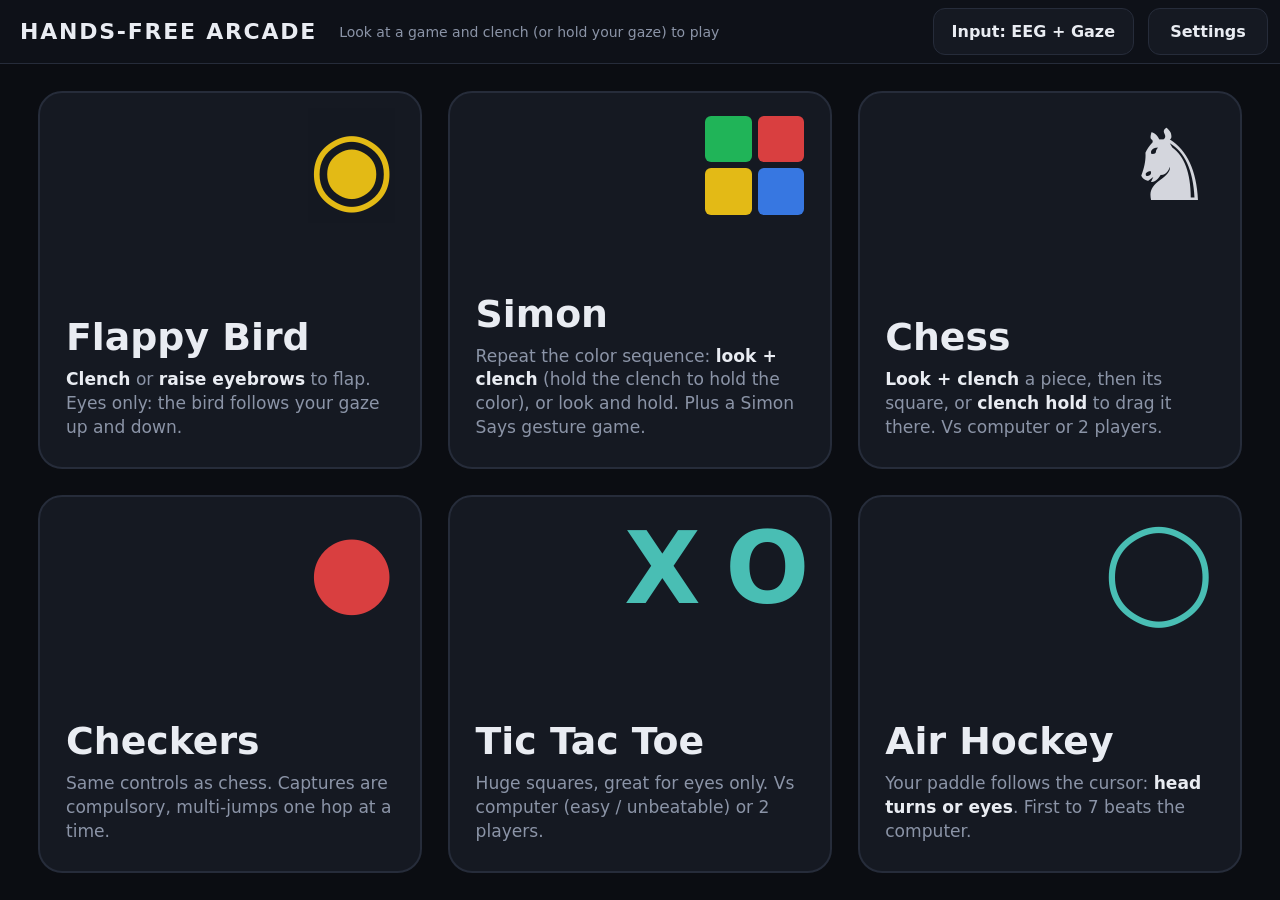
<file: games/index.html>
<!doctype html>
<html lang="en">
<head>
  <meta charset="utf-8">
  <meta name="viewport" content="width=device-width, initial-scale=1">
  <title>Hands-free Arcade (ANT Neuro eego + eye tracking)</title>
  <link rel="stylesheet" href="shared/hf.css">
  <style>
    .hub { position: fixed; inset: var(--topbar) 0 0 0; display: grid; grid-template: 1fr 1fr / repeat(3, 1fr); gap: 2vw; padding: 3vh 3vw; }
    .game {
      position: relative; overflow: hidden; text-align: left; border-radius: 24px;
      display: flex; flex-direction: column; justify-content: flex-end; gap: 1vh; padding: 3vh 2vw;
      background: var(--panel); border: 2px solid var(--line); transition: border-color .15s, transform .15s;
    }
    .game:hover { border-color: var(--accent); transform: translateY(-3px); }
    .game .art { position: absolute; top: 2.5vh; right: 2vw; font-size: clamp(48px, 11vh, 120px); line-height: 1; opacity: .9; }
    .game h2 { margin: 0; font-size: clamp(24px, 4.2vh, 44px); }
    .game p { margin: 0; color: var(--muted); font-size: clamp(13px, 1.9vh, 19px); line-height: 1.4; }
    .game b { color: var(--text); }
    .art.simon { display: grid; grid-template: 1fr 1fr / 1fr 1fr; gap: 6px; width: 1em; height: 1em; }
    .art.simon i { border-radius: 6px; }
    .art.ttt { font-weight: 900; color: var(--accent); letter-spacing: -.05em; }
    #settings { align-items: center; justify-content: center; }
    .settings-panel { width: min(620px, 92vw); display: grid; gap: 14px; padding: 28px 32px; border-radius: 20px; background: var(--panel); border: 1px solid var(--line); }
    .settings-panel h2 { margin: 0; font-size: 26px; }
    .settings-panel label { display: grid; gap: 6px; font-size: 15px; }
    .settings-panel label.check { display: flex; gap: 10px; align-items: center; }
    .settings-panel output { color: var(--accent); margin-left: 6px; }
    .settings-panel input[type=range] { width: 100%; accent-color: var(--accent); }
    .settings-panel .note { margin: 0; color: var(--muted); font-size: 13px; line-height: 1.5; }
    .row { display: flex; justify-content: space-between; }
    .primary { background: var(--accent); color: #041311; border-color: var(--accent); }
  </style>
</head>
<body>

<main class="hub">
  <button class="game" data-dwell="ui" data-href="flappy/">
    <span class="art" style="color:#facc15">&#9673;</span>
    <h2>Flappy Bird</h2>
    <p><b>Clench</b> or <b>raise eyebrows</b> to flap. Eyes only: the bird follows your gaze up and down.</p>
  </button>
  <button class="game" data-dwell="ui" data-href="simon/">
    <span class="art simon"><i style="background:#22c55e"></i><i style="background:#ef4444"></i><i style="background:#facc15"></i><i style="background:#3b82f6"></i></span>
    <h2>Simon</h2>
    <p>Repeat the color sequence: <b>look + clench</b> (hold the clench to hold the color), or look and hold. Plus a Simon Says gesture game.</p>
  </button>
  <button class="game" data-dwell="ui" data-href="chess/">
    <span class="art">&#9822;</span>
    <h2>Chess</h2>
    <p><b>Look + clench</b> a piece, then its square, or <b>clench hold</b> to drag it there. Vs computer or 2 players.</p>
  </button>
  <button class="game" data-dwell="ui" data-href="checkers/">
    <span class="art" style="color:#ef4444">&#9679;</span>
    <h2>Checkers</h2>
    <p>Same controls as chess. Captures are compulsory, multi-jumps one hop at a time.</p>
  </button>
  <button class="game" data-dwell="ui" data-href="tictactoe/">
    <span class="art ttt">X O</span>
    <h2>Tic Tac Toe</h2>
    <p>Huge squares, great for eyes only. Vs computer (easy / unbeatable) or 2 players.</p>
  </button>
  <button class="game" data-dwell="ui" data-href="airhockey/">
    <span class="art" style="color:#4fd1c5">&#9711;</span>
    <h2>Air Hockey</h2>
    <p>Your paddle follows the cursor: <b>head turns or eyes</b>. First to 7 beats the computer.</p>
  </button>
</main>

<div id="settings" class="hf-overlay">
  <div class="settings-panel">
    <h2>Settings</h2>
    <label>Eyes only: hold time on a game target <output data-for="dwellMs"></output>
      <input type="range" name="dwellMs" min="400" max="2500" step="100"></label>
    <label>Hold time on buttons and menus <output data-for="menuDwellMs"></output>
      <input type="range" name="menuDwellMs" min="800" max="3000" step="100"></label>
    <label class="check"><input type="checkbox" name="menuDwell"> Look-and-hold selects buttons in EEG mode too</label>
    <label class="check"><input type="checkbox" name="sound"> Sound</label>
    <label class="check"><input type="checkbox" name="showLog"> Show detected inputs (bottom left)</label>
    <p class="note">Input mode (top bar) applies to every game: <b>EEG + Gaze</b> uses clench / blink / eyebrow
      gestures, <b>Eyes only</b> ignores them and selects by looking and holding.
      Simon keeps its own settings on its menu screen.</p>
    <div class="row">
      <button class="hf-btn" id="reset-best">Reset best scores</button>
      <button class="hf-btn primary" id="close-settings">Done</button>
    </div>
  </div>
</div>

<script src="shared/hf.js"></script>
<script>
  const bar = HF.topbar({ title: "HANDS-FREE ARCADE", arcade: false,
    hint: "Look at a game and clench (or hold your gaze) to play" });
  document.querySelectorAll("[data-href]").forEach((b) =>
    b.addEventListener("click", () => { location.href = b.dataset.href; }));

  const settingsBtn = document.createElement("button");
  settingsBtn.className = "hf-btn";
  settingsBtn.textContent = "Settings";
  document.querySelector(".hf-topbar").appendChild(settingsBtn);

  const panel = document.querySelector(".settings-panel");
  const fmt = (n, v) => (n.endsWith("Ms") ? `${(v / 1000).toFixed(1)} s` : v);
  function load() {
    for (const el of panel.querySelectorAll("[name]")) {
      if (el.type === "checkbox") el.checked = !!HF.settings[el.name];
      else el.value = HF.settings[el.name];
      const out = panel.querySelector(`output[data-for="${el.name}"]`);
      if (out) out.textContent = fmt(el.name, HF.settings[el.name]);
    }
  }
  panel.addEventListener("input", (e) => {
    const el = e.target;
    HF.settings[el.name] = el.type === "checkbox" ? el.checked : +el.value;
    HF.saveSettings();
    load();
  });
  settingsBtn.addEventListener("click", () => { load(); document.getElementById("settings").classList.add("open"); });
  document.getElementById("close-settings").addEventListener("click", () =>
    document.getElementById("settings").classList.remove("open"));
  document.getElementById("reset-best").addEventListener("click", () => { HF.resetBest(); });
</script>
</body>
</html>
</file>
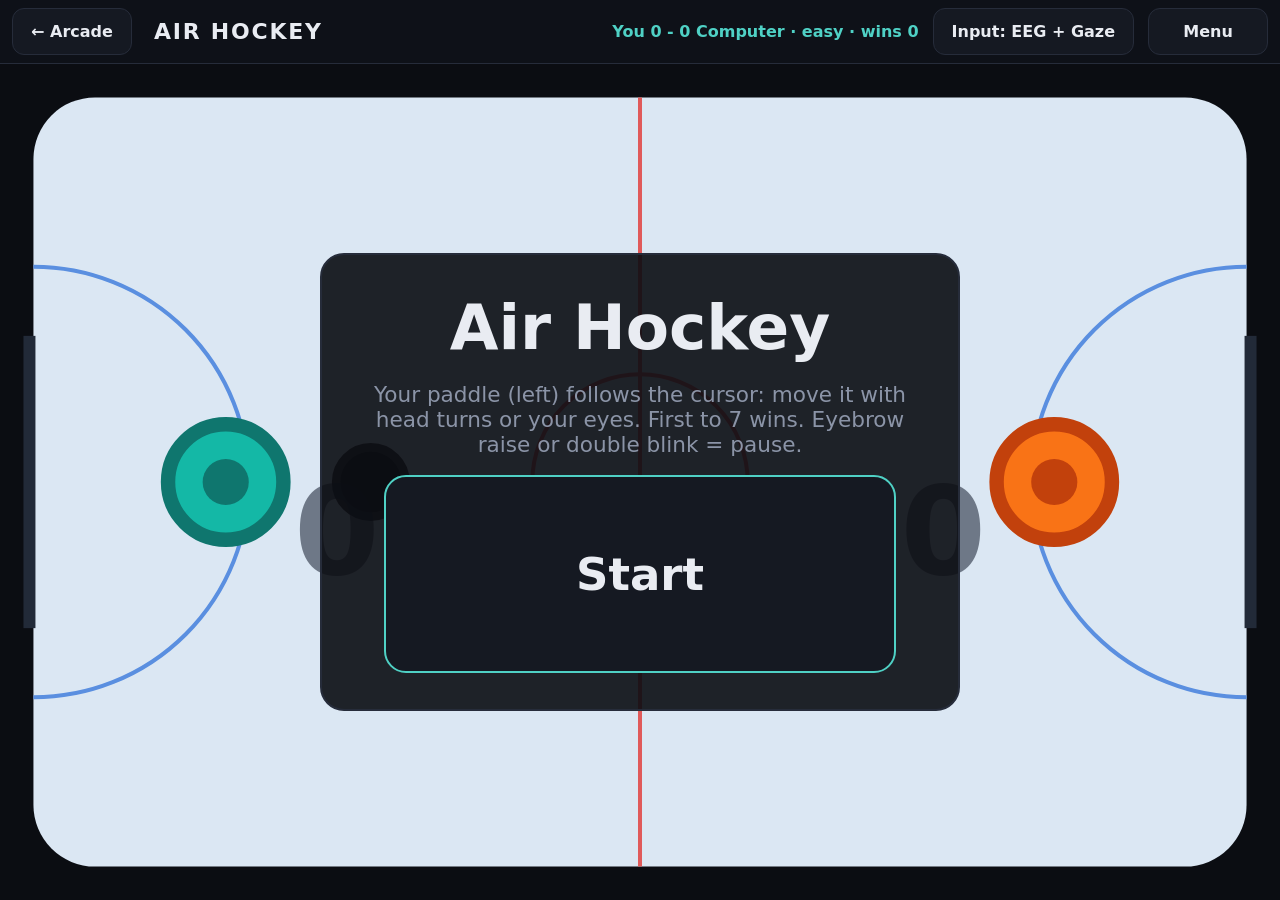
<file: games/airhockey/index.html>
<!doctype html>
<html lang="en">
<head>
  <meta charset="utf-8">
  <meta name="viewport" content="width=device-width, initial-scale=1">
  <title>Air Hockey - Hands-free Arcade</title>
  <link rel="stylesheet" href="../shared/hf.css">
  <style>
    canvas { display: block; width: 100%; height: 100%; cursor: none; }
    .panel {
      position: absolute; left: 50%; top: 50%; transform: translate(-50%, -50%);
      display: none; flex-direction: column; align-items: center; gap: 2vh; text-align: center;
      padding: 4vh 4vw; border-radius: 24px; background: rgba(11, 13, 18, .9); border: 2px solid var(--line);
    }
    .panel.open { display: flex; }
    .panel h2 { margin: 0; font-size: clamp(30px, 7vh, 72px); }
    .panel p { margin: 0; color: var(--muted); font-size: clamp(15px, 2.4vh, 24px); max-width: 50vw; }
    .panel .go { width: min(40vw, 520px); height: 22vh; border-radius: 22px; font-size: clamp(26px, 5vh, 52px); font-weight: 800;
      background: var(--panel); border: 2px solid var(--accent); overflow: hidden; cursor: pointer; }
  </style>
</head>
<body>
<div class="hf-page">
  <canvas id="c"></canvas>
  <div class="panel open" id="panel">
    <h2 id="panel-title">Air Hockey</h2>
    <p id="panel-text">Your paddle (left) follows the cursor: move it with head turns or your eyes. First to 7 wins.
      Eyebrow raise or double blink = pause.</p>
    <button class="go" id="go" data-dwell="ui">Start</button>
  </div>
</div>

<script src="../shared/hf.js"></script>
<script>
(() => {
  const cv = document.getElementById("c"), ctx = cv.getContext("2d");
  const page = document.querySelector(".hf-page");
  const bar = HF.topbar({ title: "AIR HOCKEY", onMenu: () => pause() });
  const WIN = 7;
  const LEVELS = { easy: 0.85, normal: 1.35, hard: 1.9 };   // computer paddle speed, rink heights per second
  let level = localStorage.getItem("airhockey.level") || "easy";

  let W, H, rink, u;
  function resize() {
    const dpr = window.devicePixelRatio || 1;
    W = page.clientWidth; H = page.clientHeight;
    cv.width = W * dpr; cv.height = H * dpr;
    ctx.setTransform(dpr, 0, 0, dpr, 0, 0);
    const m = Math.min(W, H) * 0.04;
    rink = { x: m, y: m, w: W - 2 * m, h: H - 2 * m };
    u = rink.h;
  }
  addEventListener("resize", resize);
  resize();

  const RP = 0.075, RK = 0.045, GOAL = 0.38;   // paddle radius, puck radius, goal opening (fractions of rink height)
  const you = { x: 0, y: 0, vx: 0, vy: 0 }, cpu = { x: 0, y: 0, vx: 0, vy: 0 }, puck = { x: 0, y: 0, vx: 0, vy: 0 };
  const g = { phase: "ready", you: 0, cpu: 0, freeze: 0 };

  // positions in units of rink height, origin at rink top-left; rink width in units = A
  const A = () => rink.w / rink.h;

  function faceoff(towards) {
    puck.x = A() / 2 + (towards === "you" ? -0.35 : 0.35);
    puck.y = 0.5;
    puck.vx = puck.vy = 0;
    g.freeze = 0.8;
  }

  function start() {
    g.you = g.cpu = 0;
    you.x = 0.25; you.y = 0.5;
    cpu.x = A() - 0.25; cpu.y = 0.5;
    faceoff(Math.random() < 0.5 ? "you" : "cpu");
    g.phase = "play";
    panel(false);
  }

  function panel(open, title, text, btn) {
    document.getElementById("panel").classList.toggle("open", open);
    if (title) document.getElementById("panel-title").textContent = title;
    if (text) document.getElementById("panel-text").textContent = text;
    if (btn) document.getElementById("go").textContent = btn;
  }
  document.getElementById("go").addEventListener("click", start);

  function pause() {
    if (g.phase !== "play") return;
    g.phase = "paused";
    HF.openMenu({ title: "Paused", sub: `${g.you} - ${g.cpu} · eyebrow raise or Esc to resume`, items: [
      { label: "Resume", fn: resume },
      { label: "Restart", fn: start },
      { label: `Computer: ${level} (change)`, fn: () => { level = { easy: "normal", normal: "hard", hard: "easy" }[level]; localStorage.setItem("airhockey.level", level); start(); } },
      { label: "Main arcade", fn: HF.goArcade },
    ], onClose: resume });
  }
  function resume() { if (g.phase === "paused") { g.phase = "play"; last = performance.now(); } }

  HF.on((name) => {
    if (name === "eyebrow_raise" || name === "double_blink" || name === "escape") pause();
  });

  // ---------------------------------------------------------------- physics
  function movePaddle(p, tx, ty, maxV, dt, minX, maxX) {
    tx = Math.min(maxX, Math.max(minX, tx));
    ty = Math.min(1 - RP, Math.max(RP, ty));
    let dx = tx - p.x, dy = ty - p.y;
    const dist = Math.hypot(dx, dy), maxStep = maxV * dt;
    if (dist > maxStep) { dx *= maxStep / dist; dy *= maxStep / dist; }
    p.vx = dx / dt; p.vy = dy / dt;
    p.x += dx; p.y += dy;
  }

  function collide(p) {
    const dx = puck.x - p.x, dy = puck.y - p.y, d = Math.hypot(dx, dy), min = RP + RK;
    if (d >= min || d === 0) return;
    const nx = dx / d, ny = dy / d;
    puck.x = p.x + nx * min; puck.y = p.y + ny * min;
    const vn = (puck.vx - p.vx) * nx + (puck.vy - p.vy) * ny;
    if (vn < 0) {
      puck.vx -= 1.9 * vn * nx;
      puck.vy -= 1.9 * vn * ny;
      HF.tone(240 + Math.min(400, Math.abs(vn) * 120), 40, "square", 0.06);
    }
  }

  function goal(scorer) {
    g[scorer]++;
    scorer === "you" ? HF.sfx.good() : HF.sfx.bad();
    if (g.you >= WIN || g.cpu >= WIN) {
      g.phase = "over";
      const won = g.you > g.cpu;
      if (won) HF.recordBest("airhockey", HF.best("airhockey") + 1);
      if (won) HF.sfx.win();
      panel(true, won ? "You win!" : "Computer wins", `${g.you} - ${g.cpu}`, "Play again");
      return;
    }
    faceoff(scorer === "you" ? "cpu" : "you");
  }

  function step(dt) {
    const a = A(), mid = a / 2;
    const mx = (HF.mouse.x - rink.x) / u, my = (HF.mouse.y - rink.y) / u;
    movePaddle(you, mx, my, 3.0, dt, RP, mid - RP);

    // computer: attack the puck in its half, otherwise guard its goal
    const cpuV = LEVELS[level];
    let tx, ty;
    if (puck.x > mid || puck.vx > 0.3) {
      tx = puck.x + RK * 0.8; ty = puck.y;
      if (puck.x > cpu.x) { tx = puck.x + RP + RK; ty = puck.y + (puck.y > 0.5 ? -0.1 : 0.1); }   // get behind it
    } else {
      tx = a - 0.18; ty = 0.5 + (puck.y - 0.5) * 0.6;
    }
    movePaddle(cpu, tx, ty, cpuV, dt, mid + RP, a - RP);

    if (g.freeze > 0) { g.freeze -= dt; return; }

    const sub = 4, h = dt / sub;
    for (let k = 0; k < sub; k++) {
      puck.x += puck.vx * h; puck.y += puck.vy * h;
      collide(you); collide(cpu);
      if (puck.y < RK) { puck.y = RK; puck.vy = Math.abs(puck.vy) * 0.9; }
      if (puck.y > 1 - RK) { puck.y = 1 - RK; puck.vy = -Math.abs(puck.vy) * 0.9; }
      const inGoal = Math.abs(puck.y - 0.5) < GOAL / 2 - RK * 0.3;
      if (puck.x < RK && !inGoal) { puck.x = RK; puck.vx = Math.abs(puck.vx) * 0.9; }
      if (puck.x > a - RK && !inGoal) { puck.x = a - RK; puck.vx = -Math.abs(puck.vx) * 0.9; }
      if (puck.x < -RK) return goal("cpu");
      if (puck.x > a + RK) return goal("you");
    }
    const f = Math.max(0, 1 - 0.4 * dt);
    puck.vx *= f; puck.vy *= f;
    const sp = Math.hypot(puck.vx, puck.vy), MAX = 3.2;
    if (sp > MAX) { puck.vx *= MAX / sp; puck.vy *= MAX / sp; }
  }

  // ---------------------------------------------------------------- drawing
  const X = (v) => rink.x + v * u, Y = (v) => rink.y + v * u;
  function disc(x, y, r, fill, ring) {
    ctx.beginPath(); ctx.arc(X(x), Y(y), r * u, 0, Math.PI * 2);
    ctx.fillStyle = fill; ctx.fill();
    if (ring) { ctx.lineWidth = r * u * 0.25; ctx.strokeStyle = ring; ctx.stroke(); }
  }
  function draw() {
    ctx.fillStyle = "#0b0d12";
    ctx.fillRect(0, 0, W, H);
    ctx.fillStyle = "#dbe7f3";
    ctx.beginPath(); ctx.roundRect(rink.x, rink.y, rink.w, rink.h, u * 0.08); ctx.fill();
    const a = A();
    ctx.strokeStyle = "#e05a5a"; ctx.lineWidth = 4;
    ctx.beginPath(); ctx.moveTo(X(a / 2), Y(0)); ctx.lineTo(X(a / 2), Y(1)); ctx.stroke();
    ctx.beginPath(); ctx.arc(X(a / 2), Y(0.5), 0.14 * u, 0, Math.PI * 2); ctx.stroke();
    ctx.strokeStyle = "#5a8fe0";
    ctx.beginPath(); ctx.arc(X(0), Y(0.5), 0.28 * u, -Math.PI / 2, Math.PI / 2); ctx.stroke();
    ctx.beginPath(); ctx.arc(X(a), Y(0.5), 0.28 * u, Math.PI / 2, Math.PI * 1.5); ctx.stroke();
    ctx.fillStyle = "#222a38";
    ctx.fillRect(X(0) - 10, Y(0.5 - GOAL / 2), 12, GOAL * u);
    ctx.fillRect(X(a) - 2, Y(0.5 - GOAL / 2), 12, GOAL * u);

    disc(puck.x, puck.y, RK, "#111", "#333");
    disc(you.x, you.y, RP, "#14b8a6", "#0f766e");
    disc(you.x, you.y, RP * 0.4, "#0f766e");
    disc(cpu.x, cpu.y, RP, "#f97316", "#c2410c");
    disc(cpu.x, cpu.y, RP * 0.4, "#c2410c");

    ctx.fillStyle = "rgba(20, 30, 45, .55)";
    ctx.font = `800 ${Math.round(u * 0.16)}px system-ui`;
    ctx.textAlign = "center";
    ctx.fillText(g.you, X(a / 4), Y(0.62));
    ctx.fillText(g.cpu, X(a * 3 / 4), Y(0.62));
    bar.status(`You ${g.you} - ${g.cpu} Computer · ${level} · wins ${HF.best("airhockey")}`);
  }

  let last = performance.now();
  function frame(now) {
    const dt = Math.min(0.033, (now - last) / 1000);
    last = now;
    if (g.phase === "play") step(dt);
    draw();
    requestAnimationFrame(frame);
  }
  you.x = 0.25; you.y = 0.5; cpu.x = A() - 0.25; cpu.y = 0.5; faceoff("you");
  requestAnimationFrame(frame);
})();
</script>
</body>
</html>
</file>
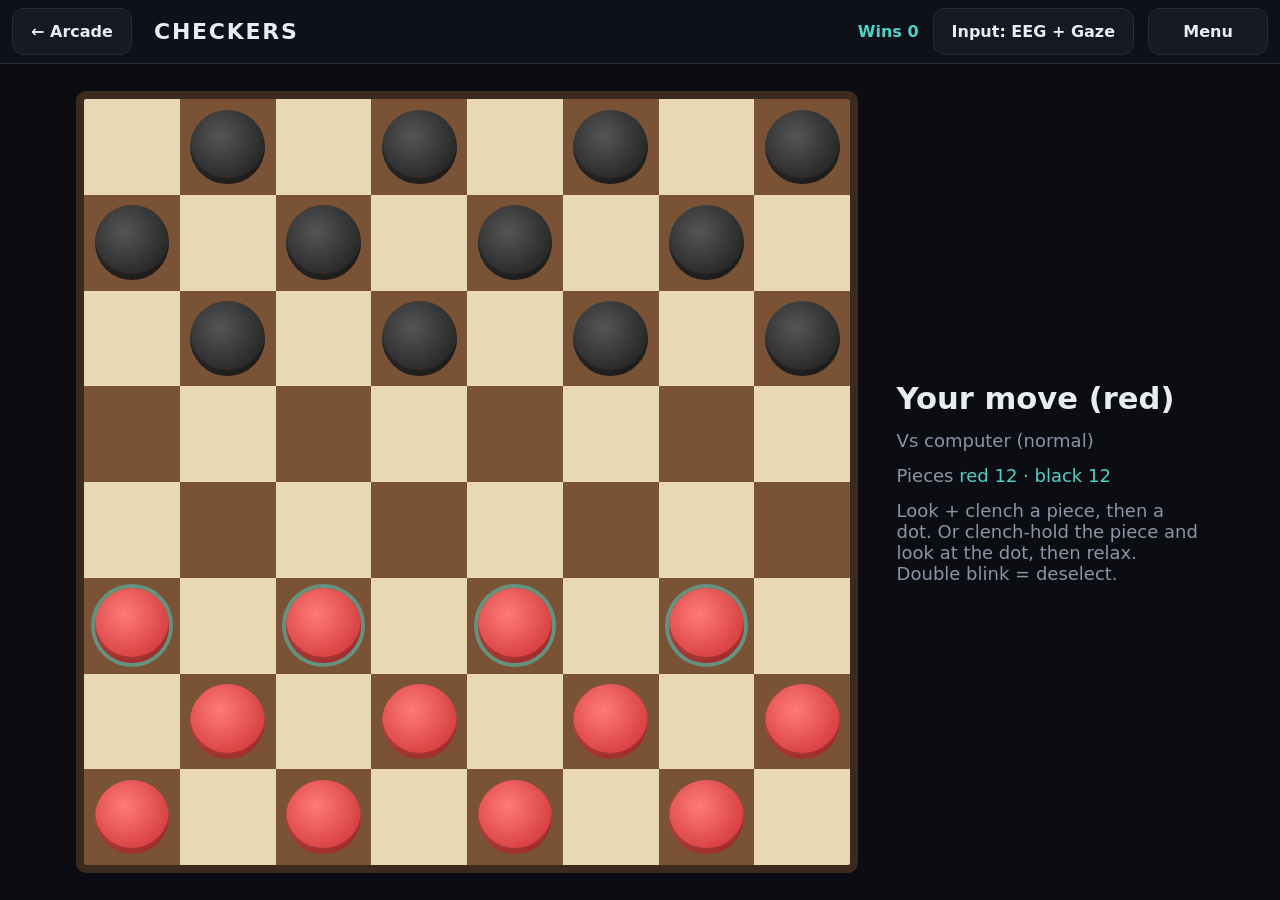
<file: games/checkers/index.html>
<!doctype html>
<html lang="en">
<head>
  <meta charset="utf-8">
  <meta name="viewport" content="width=device-width, initial-scale=1">
  <title>Checkers - Hands-free Arcade</title>
  <link rel="stylesheet" href="../shared/hf.css">
  <style>
    .board {
      width: min(calc(100vh - var(--topbar) - 6vh), 62vw); aspect-ratio: 1;
      display: grid; grid-template: repeat(8, 1fr) / repeat(8, 1fr);
      border: 8px solid #3b2a1e; border-radius: 10px; overflow: hidden;
    }
    .sq { display: flex; align-items: center; justify-content: center; }
    .sq.light { background: #e9d8b4; }
    .sq.dark { background: #7a5236; }
    .sq.dark:hover { box-shadow: inset 0 0 0 4px rgba(79, 209, 197, .7); }
    .sq.sel { box-shadow: inset 0 0 0 6px var(--accent) !important; }
    .sq.path { background: #5e6f4a; }
    .sq.target::before { content: ""; position: absolute; width: 30%; aspect-ratio: 1; border-radius: 50%; background: rgba(79, 209, 197, .75); }
    .sq.movable .piece { box-shadow: 0 0 0 4px rgba(79, 209, 197, .5), inset 0 -6px 0 rgba(0,0,0,.25); }
    .piece {
      width: 78%; aspect-ratio: 1; border-radius: 50%; display: flex; align-items: center; justify-content: center;
      font-size: min(4.5vh, 3vw); box-shadow: inset 0 -6px 0 rgba(0,0,0,.25); pointer-events: none;
    }
    .piece.r { background: radial-gradient(circle at 40% 35%, #ff7a7a, #c62828); color: #ffe7a3; }
    .piece.b { background: radial-gradient(circle at 40% 35%, #555, #151515); color: #ffd54f; }
    .piece.ghost { opacity: .35; }
  </style>
</head>
<body>
<div class="hf-page">
  <div class="board-wrap">
    <div class="board" id="board"></div>
    <div class="side-panel">
      <div class="big" id="turn"></div>
      <div id="info"></div>
      <div>Pieces <span class="hl" id="count"></span></div>
      <div id="help"></div>
    </div>
  </div>
</div>

<script src="../shared/hf.js"></script>
<script>
(() => {
  // board: 64 squares, "" empty, r/R = red man/king (you, moving up), b/B = black (computer or player 2)
  const rc = (i) => [i >> 3, i & 7];
  const at = (r, c) => (r >= 0 && r < 8 && c >= 0 && c < 8 ? r * 8 + c : -1);
  const side = (p) => (p ? p.toLowerCase() : null);
  const other = (s) => (s === "r" ? "b" : "r");
  const isKing = (p) => p === "R" || p === "B";
  const DIRS = { r: [[-1, -1], [-1, 1]], b: [[1, -1], [1, 1]] };
  const dirsOf = (p) => (isKing(p) ? [...DIRS.r, ...DIRS.b] : DIRS[side(p)]);
  const promoRow = (s) => (s === "r" ? 0 : 7);

  function initial() {
    const b = Array(64).fill("");
    for (let i = 0; i < 64; i++) {
      const [r, c] = rc(i);
      if ((r + c) % 2 === 1) b[i] = r < 3 ? "b" : r > 4 ? "r" : "";
    }
    return b;
  }

  function jumps(b, piece, path, caps, out) {
    const [r, c] = rc(path[path.length - 1]);
    let any = false;
    for (const [dr, dc] of dirsOf(piece)) {
      const mid = at(r + dr, c + dc), to = at(r + 2 * dr, c + 2 * dc);
      if (to < 0 || side(b[mid]) !== other(side(piece)) || caps.includes(mid)) continue;
      if (b[to] && to !== path[0]) continue;
      any = true;
      const np = [...path, to], nc = [...caps, mid];
      if (!isKing(piece) && rc(to)[0] === promoRow(side(piece))) out.push({ path: np, caps: nc });  // crowning ends the move
      else jumps(b, piece, np, nc, out);
    }
    if (!any && path.length > 1) out.push({ path, caps });
  }

  // All legal moves for side s as full sequences {path, caps}. Captures are compulsory.
  function moves(b, s) {
    const caps = [], simple = [];
    for (let i = 0; i < 64; i++) {
      if (side(b[i]) !== s) continue;
      jumps(b, b[i], [i], [], caps);
      const [r, c] = rc(i);
      for (const [dr, dc] of dirsOf(b[i])) {
        const to = at(r + dr, c + dc);
        if (to >= 0 && !b[to]) simple.push({ path: [i, to], caps: [] });
      }
    }
    return caps.length ? caps : simple;
  }

  function apply(b, m) {
    const nb = b.slice();
    let p = nb[m.path[0]];
    nb[m.path[0]] = "";
    for (const c of m.caps) nb[c] = "";
    const to = m.path[m.path.length - 1];
    if (rc(to)[0] === promoRow(side(p))) p = p.toUpperCase();
    nb[to] = p;
    return nb;
  }

  function evaluate(b, s) {
    let v = 0;
    for (let i = 0; i < 64; i++) {
      if (!b[i]) continue;
      const [r, c] = rc(i);
      let val = isKing(b[i]) ? 165 : 100 + (side(b[i]) === "r" ? 7 - r : r) * 4;
      if (c >= 2 && c <= 5 && r >= 2 && r <= 5) val += 6;
      v += side(b[i]) === s ? val : -val;
    }
    return v;
  }

  function negamax(b, s, depth, alpha, beta) {
    const ms = moves(b, s);
    if (!ms.length) return -100000 - depth;
    if (depth === 0) return evaluate(b, s);
    let bestV = -Infinity;
    for (const m of ms) {
      const v = -negamax(apply(b, m), other(s), depth - 1, -beta, -alpha);
      if (v > bestV) bestV = v;
      if (v > alpha) alpha = v;
      if (alpha >= beta) break;
    }
    return bestV;
  }

  function aiMove(b) {
    const ms = moves(b, "b");
    ms.sort(() => Math.random() - 0.5);
    let bestM = ms[0], bestV = -Infinity;
    for (const m of ms) {
      const v = -negamax(apply(b, m), "r", game.depth - 1, -Infinity, Infinity);
      if (v > bestV) { bestV = v; bestM = m; }
    }
    return bestM;
  }

  // ---------------------------------------------------------------- game state + UI
  const game = { b: initial(), turn: "r", vsAI: true, depth: 5, over: false, quiet: 0, partial: [], history: [] };
  const boardEl = document.getElementById("board");
  const sqs = [];
  for (let i = 0; i < 64; i++) {
    const [r, c] = rc(i);
    const d = document.createElement("div");
    d.className = "sq " + ((r + c) % 2 ? "dark" : "light");
    d.dataset.i = i;
    if ((r + c) % 2) d.dataset.dwell = "game";
    boardEl.appendChild(d);
    sqs.push(d);
  }
  const bar = HF.topbar({ title: "CHECKERS", onMenu: openMenu });

  const humanTurn = () => !game.over && (!game.vsAI || game.turn === "r");
  const legal = () => moves(game.b, game.turn);
  const samePrefix = (path, pre) => pre.every((v, k) => path[k] === v);

  function candidates() {
    if (!game.partial.length) return [];
    return legal().filter((m) => samePrefix(m.path, game.partial) && m.path.length > game.partial.length);
  }
  function nextSquares() { return new Set(candidates().map((m) => m.path[game.partial.length])); }
  function movableFrom() { return new Set(legal().map((m) => m.path[0])); }

  function render() {
    const next = humanTurn() ? nextSquares() : new Set();
    const movable = humanTurn() && game.partial.length <= 1 ? movableFrom() : new Set();
    const capturedSoFar = new Set();
    if (game.partial.length > 1) {
      const m = legal().find((x) => samePrefix(x.path, game.partial));
      if (m) m.caps.slice(0, game.partial.length - 1).forEach((c) => capturedSoFar.add(c));
    }
    sqs.forEach((d, i) => {
      const p = game.b[i];
      d.classList.toggle("sel", game.partial[0] === i);
      d.classList.toggle("path", game.partial.indexOf(i) > 0);
      d.classList.toggle("target", next.has(i));
      d.classList.toggle("movable", movable.has(i));
      d.innerHTML = p ? `<div class="piece ${side(p)}${capturedSoFar.has(i) ? " ghost" : ""}">${isKing(p) ? "&#9819;" : ""}</div>` : "";
    });
    const cnt = (s) => game.b.filter((p) => side(p) === s).length;
    document.getElementById("count").textContent = `red ${cnt("r")} · black ${cnt("b")}`;
    document.getElementById("turn").textContent = game.over ? "Game over"
      : game.vsAI ? (game.turn === "r" ? "Your move (red)" : "Computer thinking...")
      : `${game.turn === "r" ? "Red" : "Black"} to move`;
    const mustJump = humanTurn() && legal().some((m) => m.caps.length);
    document.getElementById("info").textContent = (game.vsAI ? `Vs computer (${game.depth <= 2 ? "easy" : "normal"})` : "2 players")
      + (mustJump ? " · you must capture" : "");
    document.getElementById("help").textContent = HF.eyesOnly()
      ? "Look at a piece and hold, then hold on a highlighted square."
      : "Look + clench a piece, then a dot. Or clench-hold the piece and look at the dot, then relax. Double blink = deselect.";
    bar.status(game.vsAI ? `Wins ${HF.best("checkers")}` : "");
  }

  function select(i) {
    game.partial = [i];
    HF.sfx.click();
    render();
  }

  function activate(i) {
    if (!humanTurn()) return;
    const p = game.b[i];
    if (game.partial.length <= 1 && side(p) === game.turn) {
      if (movableFrom().has(i)) select(i);
      else HF.log("That piece has no legal move" + (legal().some((m) => m.caps.length) ? " (a capture is compulsory)" : ""), true);
      return;
    }
    if (!nextSquares().has(i)) return;
    game.partial.push(i);
    HF.tone(480, 70, "triangle");
    const still = candidates();
    const done = legal().find((m) => m.path.length === game.partial.length && samePrefix(m.path, game.partial));
    if (done && !still.length) commit(done);
    else render();
  }

  function commit(m) {
    game.history.push({ b: game.b, turn: game.turn, quiet: game.quiet });
    const before = game.b[m.path[0]];
    game.b = apply(game.b, m);
    const crowned = !isKing(before) && isKing(game.b[m.path[m.path.length - 1]]);
    game.quiet = m.caps.length || crowned ? 0 : game.quiet + 1;
    game.partial = [];
    game.turn = other(game.turn);
    if (m.caps.length) HF.tone(300, 120, "square", 0.08);
    if (checkEnd()) return;
    render();
    if (game.vsAI && game.turn === "b") setTimeout(() => {
      if (game.over || game.turn !== "b") return;
      commit(aiMove(game.b));
    }, 350);
  }

  function checkEnd() {
    let msg = null;
    if (!legal().length) {
      const winner = other(game.turn);
      msg = game.vsAI ? (winner === "r" ? "You win!" : "Computer wins") : `${winner === "r" ? "Red" : "Black"} wins!`;
      if (game.vsAI && winner === "r") HF.recordBest("checkers", HF.best("checkers") + 1);
      winner === "r" || !game.vsAI ? HF.sfx.win() : HF.sfx.bad();
    } else if (game.quiet >= 80) {
      msg = "Draw (40 moves without a capture)";
    }
    if (!msg) return false;
    game.over = true;
    render();
    setTimeout(() => HF.openMenu({ title: msg, items: [
      { label: "Play again", fn: newGame }, { label: "Main arcade", fn: HF.goArcade }] }), 900);
    return true;
  }

  function newGame() {
    Object.assign(game, { b: initial(), turn: "r", over: false, quiet: 0, partial: [], history: [] });
    render();
  }

  function undo() {
    if (!game.history.length) return;
    let h = game.history.pop();
    if (game.vsAI && h.turn === "b" && game.history.length) h = game.history.pop();
    Object.assign(game, { b: h.b, turn: h.turn, quiet: h.quiet, over: false, partial: [] });
    render();
  }

  function openMenu() {
    HF.openMenu({ title: "Menu", sub: "Eyebrow raise or Esc to close", items: [
      { label: "Resume", fn: () => {} },
      { label: "Undo move", fn: undo },
      { label: "New game", fn: newGame },
      { label: game.vsAI ? "Switch to 2 players" : "Switch to vs computer", fn: () => { game.vsAI = !game.vsAI; newGame(); } },
      { label: game.depth <= 2 ? "Computer: normal" : "Computer: easy", fn: () => { game.depth = game.depth <= 2 ? 5 : 2; newGame(); } },
      { label: "Main arcade", fn: HF.goArcade },
    ] });
  }

  HF.activate = (el) => activate(+el.dataset.i);
  HF.canDwell = (el) => {
    if (!humanTurn()) return false;
    const i = +el.dataset.i;
    return nextSquares().has(i) || (game.partial.length <= 1 && movableFrom().has(i) && game.partial[0] !== i);
  };
  HF.on((name, info) => {
    if (name === "release" && info.held && game.partial.length) {
      const sq = info.target && info.target.closest && info.target.closest(".sq");
      if (sq && +sq.dataset.i !== game.partial[game.partial.length - 1]) activate(+sq.dataset.i);   // clench-hold drag
    } else if (name === "double_blink") {
      game.partial = [];
      render();
    } else if (name === "eyebrow_raise" || name === "escape") {
      openMenu();
    } else if (name === "inputchange") {
      render();
    }
  });

  render();
})();
</script>
</body>
</html>
</file>
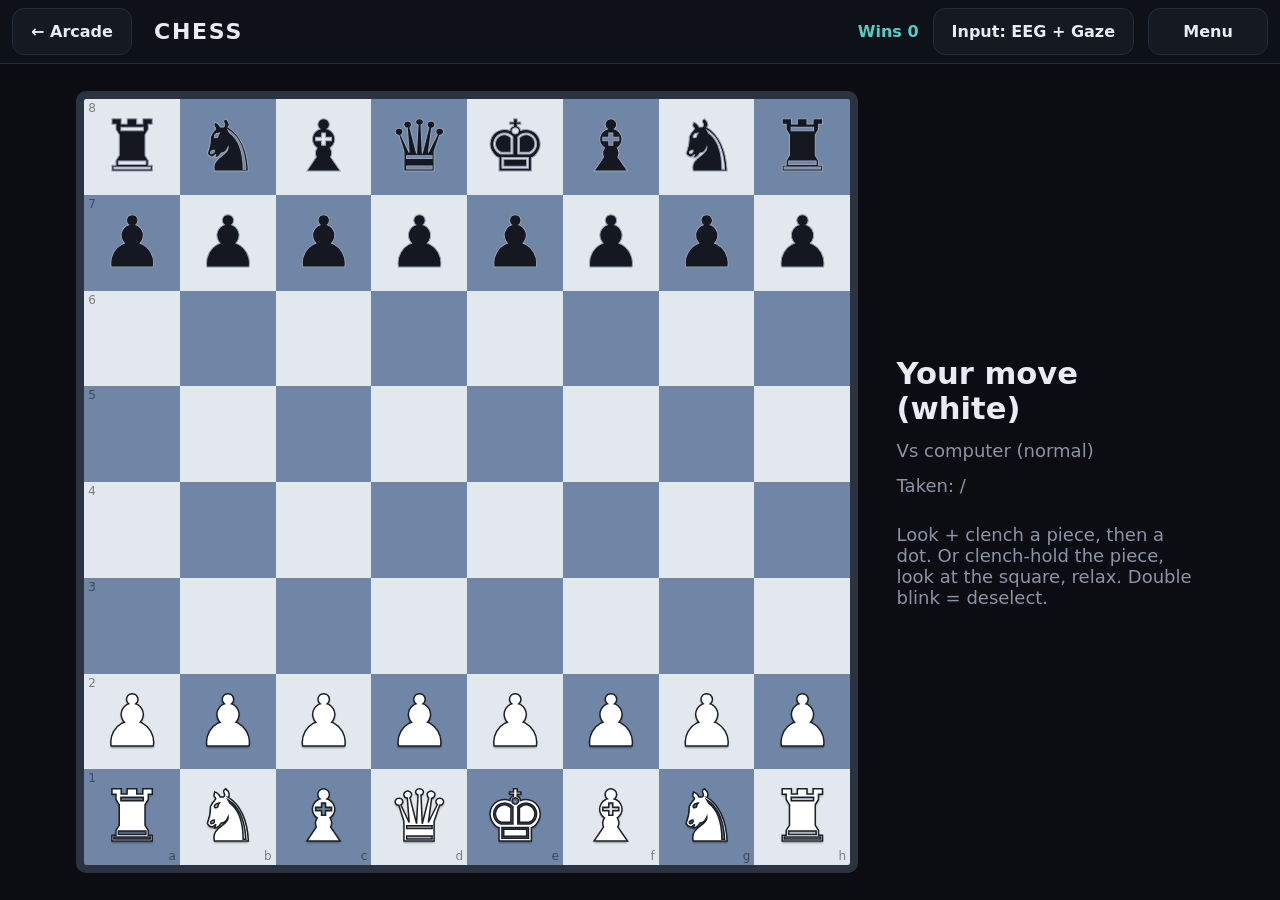
<file: games/chess/index.html>
<!doctype html>
<html lang="en">
<head>
  <meta charset="utf-8">
  <meta name="viewport" content="width=device-width, initial-scale=1">
  <title>Chess - Hands-free Arcade</title>
  <link rel="stylesheet" href="../shared/hf.css">
  <style>
    .board {
      width: min(calc(100vh - var(--topbar) - 6vh), 62vw); aspect-ratio: 1;
      display: grid; grid-template: repeat(8, 1fr) / repeat(8, 1fr);
      border: 8px solid #2b3240; border-radius: 10px; overflow: hidden;
    }
    .sq { display: flex; align-items: center; justify-content: center; }
    .sq.light { background: #e3e7ee; }
    .sq.dark { background: #6f86a6; }
    .sq:hover { box-shadow: inset 0 0 0 4px rgba(79, 209, 197, .75); }
    .sq.last { background-image: linear-gradient(rgba(250, 204, 21, .38), rgba(250, 204, 21, .38)); }
    .sq.sel { box-shadow: inset 0 0 0 6px var(--accent) !important; }
    .sq.check { background-image: radial-gradient(circle, rgba(255, 60, 60, .9), rgba(255, 60, 60, 0) 70%); }
    .sq.target::before { content: ""; position: absolute; width: 28%; aspect-ratio: 1; border-radius: 50%; background: rgba(20, 120, 110, .65); }
    .sq.target.capture::before { width: 86%; background: none; border: 6px solid rgba(20, 120, 110, .7); }
    .pc {
      font-size: min(8vh, 5.6vw); line-height: 1; pointer-events: none;
      font-family: "Segoe UI Symbol", "DejaVu Sans", "Noto Sans Symbols 2", sans-serif; font-variant-emoji: text;
    }
    .pc.w { color: #fff; -webkit-text-stroke: 1.5px #1b1f27; text-shadow: 0 2px 2px rgba(0,0,0,.35); }
    .pc.b { color: #151821; -webkit-text-stroke: 1px #9aa3b5; }
    .coord { position: absolute; font-size: 12px; color: rgba(0,0,0,.45); pointer-events: none; }
    .coord.f { right: 4px; bottom: 2px; } .coord.r { left: 4px; top: 2px; }
    #moves { max-height: 30vh; overflow: auto; font-family: ui-monospace, monospace; font-size: 15px; color: var(--text); }
  </style>
</head>
<body>
<div class="hf-page">
  <div class="board-wrap">
    <div class="board" id="board"></div>
    <div class="side-panel">
      <div class="big" id="turn"></div>
      <div id="info"></div>
      <div id="captured"></div>
      <div id="moves"></div>
      <div id="help"></div>
    </div>
  </div>
</div>

<script src="../shared/hf.js"></script>
<script>
(() => {
  // ---------------------------------------------------------------- rules
  // Square i = row * 8 + col, row 0 = rank 8. Uppercase = white.
  const rc = (i) => [i >> 3, i & 7];
  const at = (r, c) => (r >= 0 && r < 8 && c >= 0 && c < 8 ? r * 8 + c : -1);
  const isW = (p) => !!p && p === p.toUpperCase();
  const colorOf = (p) => (p ? (isW(p) ? "w" : "b") : null);
  const opp = (s) => (s === "w" ? "b" : "w");
  const N_OFF = [[-2, -1], [-2, 1], [-1, -2], [-1, 2], [1, -2], [1, 2], [2, -1], [2, 1]];
  const K_OFF = [[-1, -1], [-1, 0], [-1, 1], [0, -1], [0, 1], [1, -1], [1, 0], [1, 1]];
  const B_DIR = [[-1, -1], [-1, 1], [1, -1], [1, 1]];
  const R_DIR = [[-1, 0], [1, 0], [0, -1], [0, 1]];
  const ROOK_HOME = { 63: "K", 56: "Q", 7: "k", 0: "q" };

  function initial() {
    const b = Array(64).fill("");
    "rnbqkbnr".split("").forEach((p, c) => { b[c] = p; b[8 + c] = "p"; b[48 + c] = "P"; b[56 + c] = p.toUpperCase(); });
    return { b, turn: "w", castle: { K: true, Q: true, k: true, q: true }, ep: -1, half: 0 };
  }

  function attacked(b, sq, by) {
    const [r, c] = rc(sq);
    const pawnRow = by === "w" ? r + 1 : r - 1;
    for (const dc of [-1, 1]) {
      const j = at(pawnRow, c + dc);
      if (j >= 0 && b[j] === (by === "w" ? "P" : "p")) return true;
    }
    for (const [dr, dc] of N_OFF) {
      const j = at(r + dr, c + dc);
      if (j >= 0 && b[j] === (by === "w" ? "N" : "n")) return true;
    }
    for (const [dr, dc] of K_OFF) {
      const j = at(r + dr, c + dc);
      if (j >= 0 && b[j] === (by === "w" ? "K" : "k")) return true;
    }
    const slide = (dirs, kinds) => dirs.some(([dr, dc]) => {
      for (let k = 1; k < 8; k++) {
        const j = at(r + dr * k, c + dc * k);
        if (j < 0) return false;
        if (b[j]) return colorOf(b[j]) === by && kinds.includes(b[j].toLowerCase());
      }
      return false;
    });
    return slide(B_DIR, "bq") || slide(R_DIR, "rq");
  }

  function pseudo(st) {
    const { b, turn: s } = st, out = [];
    const add = (from, to, extra = {}) => out.push({ from, to, piece: b[from], captured: b[to], ...extra });
    for (let i = 0; i < 64; i++) {
      const p = b[i];
      if (colorOf(p) !== s) continue;
      const [r, c] = rc(i), t = p.toLowerCase();
      if (t === "p") {
        const dir = s === "w" ? -1 : 1, last = s === "w" ? 0 : 7;
        const one = at(r + dir, c);
        if (one >= 0 && !b[one]) {
          add(i, one, rc(one)[0] === last ? { promo: true } : {});
          const two = at(r + 2 * dir, c);
          if (r === (s === "w" ? 6 : 1) && !b[two]) add(i, two, { double: true });
        }
        for (const dc of [-1, 1]) {
          const j = at(r + dir, c + dc);
          if (j < 0) continue;
          if (b[j] && colorOf(b[j]) !== s) add(i, j, rc(j)[0] === last ? { promo: true } : {});
          else if (j === st.ep) out.push({ from: i, to: j, piece: p, captured: s === "w" ? "p" : "P", ep: true });
        }
      } else if (t === "n" || t === "k") {
        for (const [dr, dc] of t === "n" ? N_OFF : K_OFF) {
          const j = at(r + dr, c + dc);
          if (j >= 0 && colorOf(b[j]) !== s) add(i, j);
        }
        if (t === "k") {
          const o = opp(s), cs = st.castle;
          if (s === "w" && i === 60) {
            if (cs.K && !b[61] && !b[62] && b[63] === "R" && ![60, 61, 62].some((q) => attacked(b, q, o))) add(60, 62, { castle: "K" });
            if (cs.Q && !b[59] && !b[58] && !b[57] && b[56] === "R" && ![60, 59, 58].some((q) => attacked(b, q, o))) add(60, 58, { castle: "Q" });
          }
          if (s === "b" && i === 4) {
            if (cs.k && !b[5] && !b[6] && b[7] === "r" && ![4, 5, 6].some((q) => attacked(b, q, o))) add(4, 6, { castle: "k" });
            if (cs.q && !b[3] && !b[2] && !b[1] && b[0] === "r" && ![4, 3, 2].some((q) => attacked(b, q, o))) add(4, 2, { castle: "q" });
          }
        }
      } else {
        const dirs = t === "b" ? B_DIR : t === "r" ? R_DIR : [...B_DIR, ...R_DIR];
        for (const [dr, dc] of dirs) {
          for (let k = 1; k < 8; k++) {
            const j = at(r + dr * k, c + dc * k);
            if (j < 0 || colorOf(b[j]) === s) break;
            add(i, j);
            if (b[j]) break;
          }
        }
      }
    }
    return out;
  }

  function make(st, m) {
    const b = st.b.slice();
    const p = b[m.from];
    b[m.to] = m.promo ? (isW(p) ? "Q" : "q") : p;
    b[m.from] = "";
    if (m.ep) b[at(rc(m.from)[0], rc(m.to)[1])] = "";
    if (m.castle) {
      const [rf, rt] = { K: [63, 61], Q: [56, 59], k: [7, 5], q: [0, 3] }[m.castle];
      b[rt] = b[rf];
      b[rf] = "";
    }
    const castle = { ...st.castle };
    if (p === "K") castle.K = castle.Q = false;
    if (p === "k") castle.k = castle.q = false;
    if (ROOK_HOME[m.from]) castle[ROOK_HOME[m.from]] = false;
    if (ROOK_HOME[m.to]) castle[ROOK_HOME[m.to]] = false;
    return {
      b, castle, turn: opp(st.turn),
      ep: m.double ? (m.from + m.to) / 2 : -1,
      half: p.toLowerCase() === "p" || m.captured ? 0 : st.half + 1,
    };
  }

  const kingSq = (b, s) => b.indexOf(s === "w" ? "K" : "k");
  const inCheck = (st) => attacked(st.b, kingSq(st.b, st.turn), opp(st.turn));
  const legal = (st) => pseudo(st).filter((m) => {
    const ns = make(st, m);
    return !attacked(ns.b, kingSq(ns.b, st.turn), ns.turn);
  });

  // ---------------------------------------------------------------- computer player
  const VAL = { p: 100, n: 320, b: 330, r: 500, q: 900, k: 0 };
  function evaluate(st) {
    let v = 0;
    for (let i = 0; i < 64; i++) {
      const p = st.b[i];
      if (!p) continue;
      const t = p.toLowerCase(), [r, c] = rc(i);
      const center = 7 - (Math.abs(r - 3.5) + Math.abs(c - 3.5));
      let x = VAL[t];
      if (t === "n") x += center * 5;
      else if (t === "b" || t === "q") x += center * 2;
      else if (t === "p") x += (isW(p) ? 6 - r : r - 1) * 6 + (c >= 2 && c <= 5 ? center * 2 : 0);
      v += isW(p) ? x : -x;
    }
    return st.turn === "w" ? v : -v;
  }
  const order = (ms) => ms.sort((a, b) => (b.captured ? VAL[b.captured.toLowerCase()] * 10 - VAL[b.piece.toLowerCase()] : 0)
                                        - (a.captured ? VAL[a.captured.toLowerCase()] * 10 - VAL[a.piece.toLowerCase()] : 0));

  function negamax(st, depth, alpha, beta, ply) {
    const ms = legal(st);
    if (!ms.length) return inCheck(st) ? -100000 + ply : 0;
    if (depth === 0) return evaluate(st);
    let bestV = -Infinity;
    for (const m of order(ms)) {
      const v = -negamax(make(st, m), depth - 1, -beta, -alpha, ply + 1);
      if (v > bestV) bestV = v;
      if (v > alpha) alpha = v;
      if (alpha >= beta) break;
    }
    return bestV;
  }

  function aiMove(st, depth) {
    const ms = order(legal(st).sort(() => Math.random() - 0.5));
    let bestM = ms[0], bestV = -Infinity, alpha = -Infinity;
    for (const m of ms) {
      const v = -negamax(make(st, m), depth - 1, -Infinity, -alpha, 1) + (depth <= 1 ? Math.random() * 60 : 0);
      if (v > bestV) { bestV = v; bestM = m; }
      if (v > alpha) alpha = v;
    }
    return bestM;
  }

  // ---------------------------------------------------------------- UI
  const GLYPH = { k: "\u265A", q: "\u265B", r: "\u265C", b: "\u265D", n: "\u265E", p: "\u265F" };
  const FILES = "abcdefgh";
  const sqName = (i) => FILES[i & 7] + (8 - (i >> 3));
  const game = { st: initial(), vsAI: true, depth: 3, over: false, sel: -1, last: null, history: [], log: [] };

  const boardEl = document.getElementById("board");
  const sqs = [];
  for (let i = 0; i < 64; i++) {
    const [r, c] = rc(i);
    const d = document.createElement("div");
    d.className = "sq " + ((r + c) % 2 ? "dark" : "light");
    d.dataset.i = i;
    d.dataset.dwell = "game";
    boardEl.appendChild(d);
    sqs.push(d);
  }
  const bar = HF.topbar({ title: "CHESS", onMenu: openMenu });

  const humanTurn = () => !game.over && (!game.vsAI || game.st.turn === "w");
  const movesFrom = (i) => legal(game.st).filter((m) => m.from === i);

  function render() {
    const targets = new Map(game.sel >= 0 ? movesFrom(game.sel).map((m) => [m.to, m]) : []);
    const checkSq = inCheck(game.st) ? kingSq(game.st.b, game.st.turn) : -1;
    sqs.forEach((d, i) => {
      const p = game.st.b[i];
      const [r, c] = rc(i);
      d.classList.toggle("sel", i === game.sel);
      d.classList.toggle("target", targets.has(i));
      d.classList.toggle("capture", targets.has(i) && !!targets.get(i).captured);
      d.classList.toggle("last", !!game.last && (game.last.from === i || game.last.to === i));
      d.classList.toggle("check", i === checkSq);
      d.innerHTML = (p ? `<span class="pc ${colorOf(p)}">${GLYPH[p.toLowerCase()]}</span>` : "")
        + (r === 7 ? `<span class="coord f">${FILES[c]}</span>` : "")
        + (c === 0 ? `<span class="coord r">${8 - r}</span>` : "");
    });
    const side = game.st.turn === "w" ? "White" : "Black";
    document.getElementById("turn").textContent = game.over ? "Game over"
      : game.vsAI ? (game.st.turn === "w" ? "Your move (white)" : "Computer thinking...") : `${side} to move`;
    document.getElementById("info").textContent = (game.vsAI ? `Vs computer (${game.depth <= 1 ? "easy" : "normal"})` : "2 players")
      + (checkSq >= 0 && !game.over ? " · CHECK" : "");
    const count = (s) => { const n = {}; game.st.b.forEach((p) => { if (colorOf(p) === s) n[p.toLowerCase()] = (n[p.toLowerCase()] || 0) + 1; }); return n; };
    const start = { p: 8, n: 2, b: 2, r: 2, q: 1 };
    const lost = (s) => Object.keys(start).map((t) => GLYPH[t].repeat(Math.max(0, start[t] - (count(s)[t] || 0)))).join("");
    document.getElementById("captured").innerHTML = `Taken: <span class="hl">${lost("b")}</span> / <span>${lost("w")}</span>`;
    const pairs = [];
    for (let k = 0; k < game.log.length; k += 2) pairs.push(`${k / 2 + 1}. ${game.log[k]} ${game.log[k + 1] || ""}`);
    document.getElementById("moves").textContent = pairs.slice(-10).join("\n");
    document.getElementById("moves").style.whiteSpace = "pre";
    document.getElementById("help").textContent = HF.eyesOnly()
      ? "Look at a piece and hold, then hold on a highlighted square."
      : "Look + clench a piece, then a dot. Or clench-hold the piece, look at the square, relax. Double blink = deselect.";
    bar.status(game.vsAI ? `Wins ${HF.best("chess")}` : "");
  }

  function activate(i) {
    if (!humanTurn()) return;
    const p = game.st.b[i];
    if (colorOf(p) === game.st.turn) {
      if (movesFrom(i).length) { game.sel = i; HF.sfx.click(); }
      else HF.log("That piece has no legal move", true);
      return render();
    }
    if (game.sel < 0) return;
    const m = movesFrom(game.sel).find((x) => x.to === i);
    if (m) commit(m);
  }

  function commit(m) {
    game.history.push({ st: game.st, last: game.last, log: game.log.slice() });
    const t = m.piece.toLowerCase();
    let san = m.castle ? (m.castle.toLowerCase() === "k" ? "O-O" : "O-O-O")
      : (t === "p" ? (m.captured ? FILES[m.from & 7] + "x" : "") : t.toUpperCase() + (m.captured ? "x" : "")) + sqName(m.to) + (m.promo ? "=Q" : "");
    game.st = make(game.st, m);
    game.last = m;
    game.sel = -1;
    if (inCheck(game.st)) san += legal(game.st).length ? "+" : "#";
    game.log.push(san);
    HF.tone(m.captured ? 300 : 520, m.captured ? 120 : 70, m.captured ? "square" : "triangle", m.captured ? 0.08 : 0.12);
    if (checkEnd()) return;
    render();
    if (game.vsAI && game.st.turn === "b") setTimeout(() => {
      if (game.over || game.st.turn !== "b") return;
      commit(aiMove(game.st, game.depth));
    }, 60);
  }

  function checkEnd() {
    const st = game.st;
    let msg = null, whiteWon = false;
    if (!legal(st).length) {
      if (inCheck(st)) {
        whiteWon = st.turn === "b";
        msg = "Checkmate! " + (game.vsAI ? (whiteWon ? "You win" : "Computer wins") : (whiteWon ? "White wins" : "Black wins"));
      } else msg = "Stalemate (draw)";
    } else if (st.half >= 100) msg = "Draw (50-move rule)";
    else if (st.b.filter(Boolean).every((p) => "kK".includes(p))) msg = "Draw (only kings left)";
    if (!msg) return false;
    game.over = true;
    if (game.vsAI && whiteWon) HF.recordBest("chess", HF.best("chess") + 1);
    whiteWon || !game.vsAI ? HF.sfx.win() : HF.sfx.bad();
    render();
    setTimeout(() => HF.openMenu({ title: msg, items: [
      { label: "Play again", fn: newGame }, { label: "Main arcade", fn: HF.goArcade }] }), 900);
    return true;
  }

  function newGame() {
    Object.assign(game, { st: initial(), over: false, sel: -1, last: null, history: [], log: [] });
    render();
  }

  function undo() {
    if (!game.history.length) return;
    let h = game.history.pop();
    if (game.vsAI && h.st.turn === "b" && game.history.length) h = game.history.pop();
    Object.assign(game, { st: h.st, last: h.last, log: h.log, over: false, sel: -1 });
    render();
  }

  function openMenu() {
    HF.openMenu({ title: "Menu", sub: "Eyebrow raise or Esc to close", items: [
      { label: "Resume", fn: () => {} },
      { label: "Undo move", fn: undo },
      { label: "New game", fn: newGame },
      { label: game.vsAI ? "Switch to 2 players" : "Switch to vs computer", fn: () => { game.vsAI = !game.vsAI; newGame(); } },
      { label: game.depth <= 1 ? "Computer: normal" : "Computer: easy", fn: () => { game.depth = game.depth <= 1 ? 3 : 1; newGame(); } },
      { label: "Main arcade", fn: HF.goArcade },
    ] });
  }

  HF.activate = (el) => activate(+el.dataset.i);
  HF.canDwell = (el) => {
    if (!humanTurn()) return false;
    const i = +el.dataset.i;
    if (i === game.sel) return false;
    if (colorOf(game.st.b[i]) === game.st.turn) return movesFrom(i).length > 0;
    return game.sel >= 0 && movesFrom(game.sel).some((m) => m.to === i);
  };
  HF.on((name, info) => {
    if (name === "release" && info.held && game.sel >= 0) {
      const sq = info.target && info.target.closest && info.target.closest(".sq");
      if (sq && +sq.dataset.i !== game.sel) activate(+sq.dataset.i);   // clench-hold drag
    } else if (name === "double_blink") {
      game.sel = -1;
      render();
    } else if (name === "eyebrow_raise" || name === "escape") {
      openMenu();
    } else if (name === "inputchange") {
      render();
    }
  });

  render();
})();
</script>
</body>
</html>
</file>
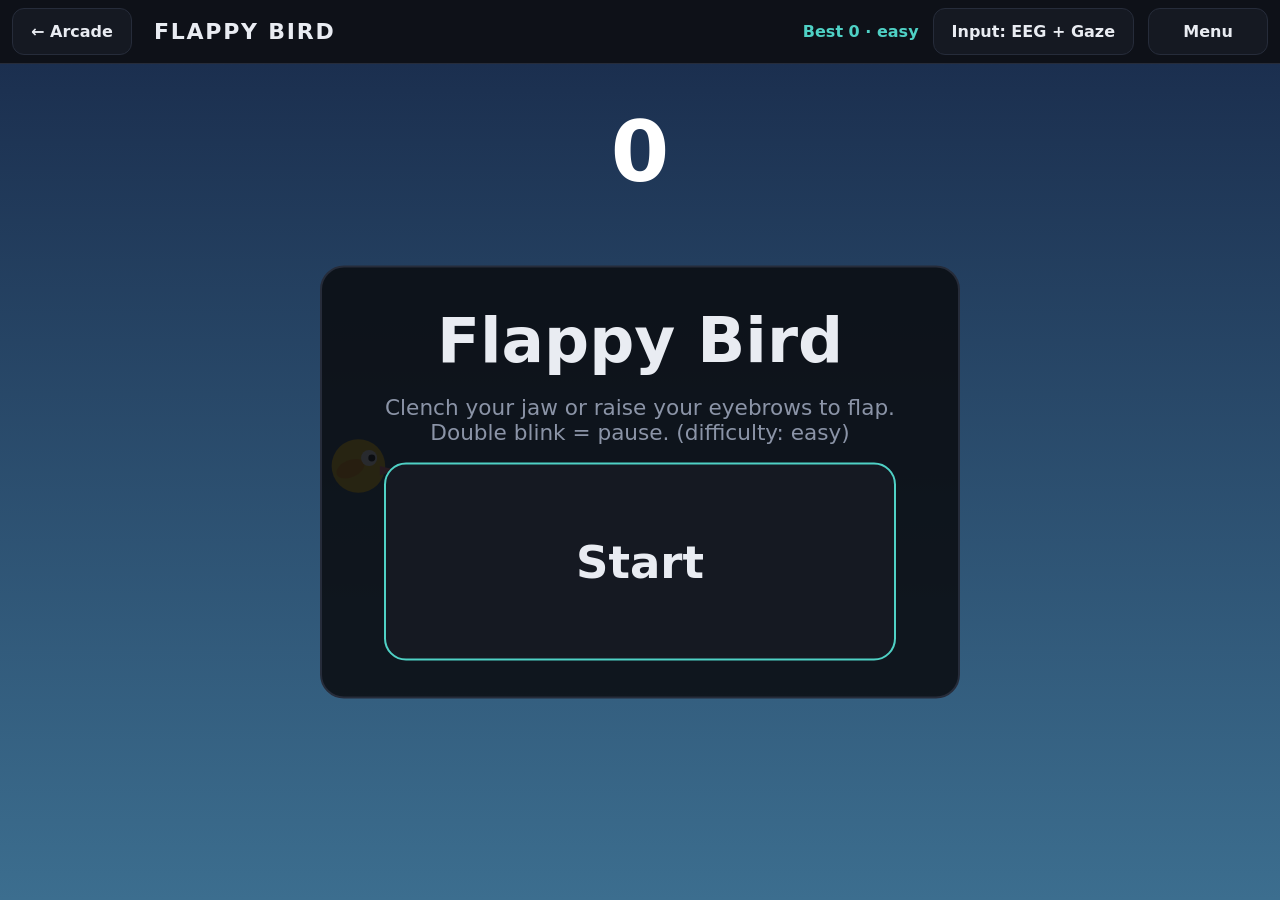
<file: games/flappy/index.html>
<!doctype html>
<html lang="en">
<head>
  <meta charset="utf-8">
  <meta name="viewport" content="width=device-width, initial-scale=1">
  <title>Flappy Bird - Hands-free Arcade</title>
  <link rel="stylesheet" href="../shared/hf.css">
  <style>
    canvas { display: block; width: 100%; height: 100%; }
    .panel {
      position: absolute; left: 50%; top: 50%; transform: translate(-50%, -50%);
      display: none; flex-direction: column; align-items: center; gap: 2vh; text-align: center;
      padding: 4vh 4vw; border-radius: 24px; background: rgba(11, 13, 18, .88); border: 2px solid var(--line);
    }
    .panel.open { display: flex; }
    .panel h2 { margin: 0; font-size: clamp(30px, 7vh, 72px); }
    .panel p { margin: 0; color: var(--muted); font-size: clamp(15px, 2.4vh, 24px); max-width: 46vw; }
    .panel .go { width: min(40vw, 520px); height: 22vh; border-radius: 22px; font-size: clamp(26px, 5vh, 52px); font-weight: 800;
      background: var(--panel); border: 2px solid var(--accent); overflow: hidden; }
  </style>
</head>
<body>
<div class="hf-page">
  <canvas id="c"></canvas>
  <div class="panel open" id="panel">
    <h2 id="panel-title">Flappy Bird</h2>
    <p id="panel-text"></p>
    <button class="go" id="go" data-dwell="ui">Start</button>
  </div>
</div>

<script src="../shared/hf.js"></script>
<script>
(() => {
  const cv = document.getElementById("c"), ctx = cv.getContext("2d");
  const page = document.querySelector(".hf-page");
  const bar = HF.topbar({ title: "FLAPPY BIRD", onMenu: () => pause() });
  let W = 0, H = 0, DPR = 1;
  function resize() {
    DPR = window.devicePixelRatio || 1;
    W = page.clientWidth; H = page.clientHeight;
    cv.width = W * DPR; cv.height = H * DPR;
    ctx.setTransform(DPR, 0, 0, DPR, 0, 0);
  }
  addEventListener("resize", resize);
  resize();

  // Sizes are fractions of the screen height so the game feels the same on any display.
  const DIFF = {
    easy:   { gap: 0.36, speed: 0.22, spacing: 0.75 },
    normal: { gap: 0.30, speed: 0.28, spacing: 0.65 },
    hard:   { gap: 0.25, speed: 0.34, spacing: 0.58 },
  };
  let level = localStorage.getItem("flappy.level") || "easy";
  const G = 2.1, FLAP = -0.62, MAX_FALL = 1.0;   // in screen heights per second (squared)

  const s = { phase: "ready", y: 0.5, vy: 0, pipes: [], score: 0, t: 0, nextPipe: 0, wing: 0 };

  function reset() {
    Object.assign(s, { phase: "ready", y: 0.5, vy: 0, pipes: [], score: 0, t: 0, nextPipe: 0.6 });
  }

  function start() {
    reset();
    s.phase = "play";
    panel(false);
    flap();
  }

  function flap() {
    if (s.phase === "ready" || s.phase === "over") return;
    if (s.phase !== "play") return;
    s.vy = FLAP;
    s.wing = 1;
    HF.tone(700, 60, "triangle", 0.08);
  }

  function pause() {
    if (s.phase !== "play") return;
    s.phase = "paused";
    HF.openMenu({ title: "Paused", sub: "Eyebrow raise or Esc to resume", items: [
      { label: "Resume", fn: resume },
      { label: "Restart", fn: start },
      { label: `Difficulty: ${level} (change)`, fn: () => { level = { easy: "normal", normal: "hard", hard: "easy" }[level]; localStorage.setItem("flappy.level", level); start(); } },
      { label: "Main arcade", fn: HF.goArcade },
    ], onClose: resume });
  }
  function resume() { if (s.phase === "paused") { s.phase = "play"; last = performance.now(); } }

  function die() {
    s.phase = "over";
    HF.sfx.bad();
    const newBest = HF.recordBest("flappy", s.score);
    setTimeout(() => panel(true, "Game over", `Score ${s.score}${newBest ? " - new best!" : ` · best ${HF.best("flappy")}`}`, "Play again"), 500);
  }

  function controlsText() {
    return HF.eyesOnly()
      ? "Eyes only: the bird flies toward where you look. Look at the gaps between the pipes."
      : "Clench your jaw or raise your eyebrows to flap. Double blink = pause.";
  }
  function panel(open, title = "Flappy Bird", text = controlsText(), btn = "Start") {
    document.getElementById("panel").classList.toggle("open", open);
    document.getElementById("panel-title").textContent = title;
    document.getElementById("panel-text").textContent = text + (title !== "Flappy Bird" ? "" : ` (difficulty: ${level})`);
    document.getElementById("go").textContent = btn;
  }
  document.getElementById("go").addEventListener("click", start);

  HF.on((name) => {
    if (name === "press" || name === "eyebrow_raise") {
      if (s.phase === "play") flap();
    } else if (name === "double_blink" || name === "escape") {
      pause();
    } else if (name === "inputchange") {
      if (s.phase !== "play") panel(true, document.getElementById("panel-title").textContent, controlsText(),
        document.getElementById("go").textContent);
    }
  });

  // ---------------------------------------------------------------- simulation (units: screen heights)
  const BIRD_X = 0.28, R = 0.032, PIPE_W = 0.12;

  function step(dt) {
    const d = DIFF[level];
    const aspect = W / H;
    if (HF.eyesOnly()) {
      // steer: chase the gaze height with a capped speed, so gaze jitter can't teleport the bird
      const target = Math.min(0.97, Math.max(0.03, HF.mouse.y / H));
      const want = (target - s.y) * 4;
      s.vy += (Math.max(-0.9, Math.min(0.9, want)) - s.vy) * Math.min(1, dt * 8);
    } else {
      s.vy = Math.min(MAX_FALL, s.vy + G * dt);
    }
    s.y += s.vy * dt;
    s.wing = Math.max(0, s.wing - dt * 4);

    s.nextPipe -= dt * d.speed;
    if (s.nextPipe <= 0) {
      const margin = 0.08 + d.gap / 2;
      s.pipes.push({ x: aspect + PIPE_W, gapY: margin + Math.random() * (1 - 2 * margin), passed: false });
      s.nextPipe = d.spacing;
    }
    for (const p of s.pipes) {
      p.x -= d.speed * dt;
      if (!p.passed && p.x + PIPE_W < BIRD_X * aspect) {
        p.passed = true;
        s.score++;
        HF.tone(880, 80, "triangle", 0.1);
      }
    }
    s.pipes = s.pipes.filter((p) => p.x > -PIPE_W);

    if (s.y - R < 0) { s.y = R; s.vy = Math.max(0, s.vy); }   // the sky is a ceiling, not a death (extra detections happen)
    if (s.y + R > 1) return die();
    const bx = BIRD_X * aspect;
    for (const p of s.pipes) {
      const inX = bx + R > p.x && bx - R < p.x + PIPE_W;
      const inGap = s.y - R > p.gapY - d.gap / 2 && s.y + R < p.gapY + d.gap / 2;
      if (inX && !inGap) return die();
    }
  }

  function draw() {
    const d = DIFF[level];
    const u = H;   // 1 unit = screen height in px
    const sky = ctx.createLinearGradient(0, 0, 0, H);
    sky.addColorStop(0, "#1b2f4f"); sky.addColorStop(1, "#3c6e8f");
    ctx.fillStyle = sky;
    ctx.fillRect(0, 0, W, H);

    for (const p of s.pipes) {
      const x = p.x * u, w = PIPE_W * u, top = (p.gapY - d.gap / 2) * u, bot = (p.gapY + d.gap / 2) * u;
      ctx.fillStyle = "#2fa84f";
      ctx.fillRect(x, 0, w, top);
      ctx.fillRect(x, bot, w, H - bot);
      ctx.fillStyle = "#3fd068";
      ctx.fillRect(x - 6, top - 26, w + 12, 26);
      ctx.fillRect(x - 6, bot, w + 12, 26);
    }

    const bx = BIRD_X * W, by = s.y * u, r = R * u;
    ctx.save();
    ctx.translate(bx, by);
    ctx.rotate(Math.max(-0.5, Math.min(1.0, s.vy * 1.2)));
    ctx.fillStyle = "#facc15";
    ctx.beginPath(); ctx.arc(0, 0, r, 0, Math.PI * 2); ctx.fill();
    ctx.fillStyle = "#f59e0b";
    ctx.beginPath(); ctx.ellipse(-r * 0.3, r * 0.1 - s.wing * r * 0.5, r * 0.55, r * 0.32, -0.4, 0, Math.PI * 2); ctx.fill();
    ctx.fillStyle = "#fff";
    ctx.beginPath(); ctx.arc(r * 0.4, -r * 0.3, r * 0.3, 0, Math.PI * 2); ctx.fill();
    ctx.fillStyle = "#111";
    ctx.beginPath(); ctx.arc(r * 0.5, -r * 0.3, r * 0.13, 0, Math.PI * 2); ctx.fill();
    ctx.fillStyle = "#fb7185";
    ctx.beginPath(); ctx.moveTo(r * 0.8, 0); ctx.lineTo(r * 1.4, r * 0.15); ctx.lineTo(r * 0.8, r * 0.35); ctx.fill();
    ctx.restore();

    if (HF.eyesOnly() && s.phase === "play" && HF.mouse.known) {
      ctx.strokeStyle = "rgba(255,255,255,.35)";
      ctx.setLineDash([8, 10]);
      ctx.beginPath(); ctx.moveTo(bx + r * 2, HF.mouse.y); ctx.lineTo(W, HF.mouse.y); ctx.stroke();
      ctx.setLineDash([]);
    }

    ctx.fillStyle = "#fff";
    ctx.font = `800 ${Math.round(H * 0.1)}px system-ui`;
    ctx.textAlign = "center";
    ctx.fillText(String(s.score), W / 2, H * 0.14);
    bar.status(`Best ${HF.best("flappy")} · ${level}`);
  }

  let last = performance.now();
  function frame(now) {
    const dt = Math.min(0.05, (now - last) / 1000);
    last = now;
    if (s.phase === "play") step(dt);
    else if (s.phase === "ready") s.y = 0.5 + Math.sin(now / 300) * 0.02;
    draw();
    requestAnimationFrame(frame);
  }

  reset();
  panel(true);
  requestAnimationFrame(frame);
})();
</script>
</body>
</html>
</file>
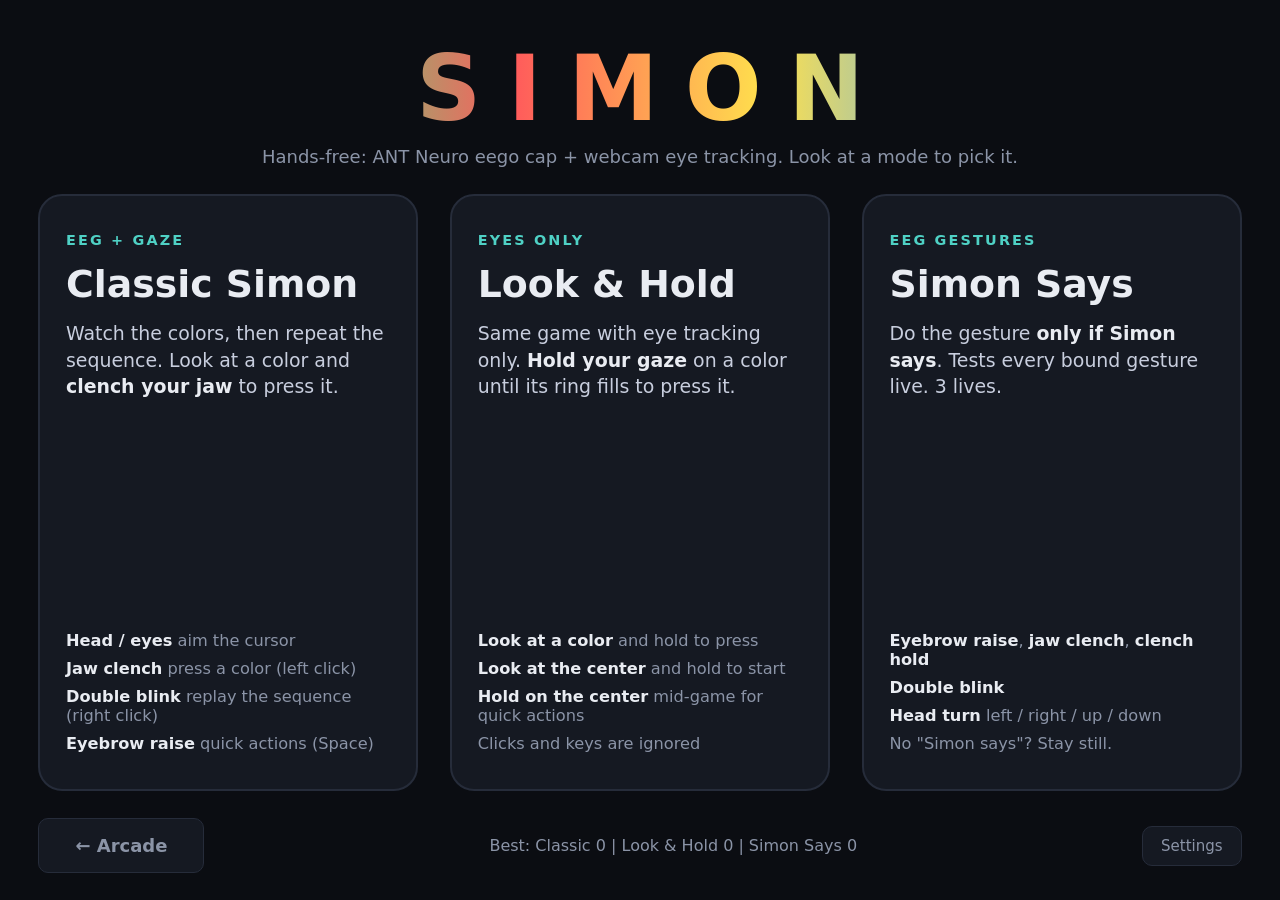
<file: games/simon/index.html>
<!doctype html>
<html lang="en">
<head>
  <meta charset="utf-8">
  <meta name="viewport" content="width=device-width, initial-scale=1">
  <title>Simon - hands-free (ANT Neuro eego + eye tracking)</title>
  <link rel="stylesheet" href="style.css">
</head>
<body>

<!-- ============ MAIN MENU ============ -->
<section id="screen-menu" class="screen active">
  <header class="menu-head">
    <h1>SIMON</h1>
    <p class="sub">Hands-free: ANT Neuro eego cap + webcam eye tracking. Look at a mode to pick it.</p>
  </header>

  <div class="mode-cards">
    <button class="card" data-mode="eeg" data-dwell="menu">
      <span class="tag">EEG + GAZE</span>
      <h2>Classic Simon</h2>
      <p>Watch the colors, then repeat the sequence. Look at a color and <b>clench your jaw</b> to press it.</p>
      <ul>
        <li><b>Head / eyes</b> aim the cursor</li>
        <li><b>Jaw clench</b> press a color (left click)</li>
        <li><b>Double blink</b> replay the sequence (right click)</li>
        <li><b>Eyebrow raise</b> quick actions (Space)</li>
      </ul>
      <span class="dwell-bar"></span>
    </button>

    <button class="card" data-mode="gaze" data-dwell="menu">
      <span class="tag">EYES ONLY</span>
      <h2>Look &amp; Hold</h2>
      <p>Same game with eye tracking only. <b>Hold your gaze</b> on a color until its ring fills to press it.</p>
      <ul>
        <li><b>Look at a color</b> and hold to press</li>
        <li><b>Look at the center</b> and hold to start</li>
        <li><b>Hold on the center</b> mid-game for quick actions</li>
        <li>Clicks and keys are ignored</li>
      </ul>
      <span class="dwell-bar"></span>
    </button>

    <button class="card" data-mode="says" data-dwell="menu">
      <span class="tag">EEG GESTURES</span>
      <h2>Simon Says</h2>
      <p>Do the gesture <b>only if Simon says</b>. Tests every bound gesture live. 3 lives.</p>
      <ul>
        <li><b>Eyebrow raise</b>, <b>jaw clench</b>, <b>clench hold</b></li>
        <li><b>Double blink</b></li>
        <li><b>Head turn</b> left / right / up / down</li>
        <li>No "Simon says"? Stay still.</li>
      </ul>
      <span class="dwell-bar"></span>
    </button>
  </div>

  <footer class="menu-foot">
    <button id="btn-arcade" class="small arcade" data-dwell="menu">&larr; Arcade<span class="dwell-bar"></span></button>
    <span id="best-scores"></span>
    <button id="btn-settings" class="small">Settings</button>
  </footer>
</section>

<!-- ============ SIMON BOARD (EEG + gaze, and eyes-only) ============ -->
<section id="screen-board" class="screen">
  <div class="topbar">
    <span id="board-mode"></span>
    <span id="board-hint"></span>
    <span class="topbar-right">
      <span id="board-best"></span>
      <button id="board-menu" class="small">Quick actions</button>
    </span>
  </div>
  <div class="board">
    <div class="pad" data-i="0" data-color="green"  data-dwell="pad"><div class="ring"></div></div>
    <div class="pad" data-i="1" data-color="red"    data-dwell="pad"><div class="ring"></div></div>
    <div class="pad" data-i="2" data-color="yellow" data-dwell="pad"><div class="ring"></div></div>
    <div class="pad" data-i="3" data-color="blue"   data-dwell="pad"><div class="ring"></div></div>
    <div id="hub" class="hub" data-dwell="hub">
      <div class="ring"></div>
      <div id="hub-title">SIMON</div>
      <div id="hub-score"></div>
      <div id="hub-msg"></div>
    </div>
  </div>
</section>

<!-- ============ SIMON SAYS ============ -->
<section id="screen-says" class="screen">
  <div class="says-stats">
    <span>Lives <b id="says-lives"></b></span>
    <span>Score <b id="says-score">0</b></span>
    <span>Best <b id="says-best">0</b></span>
  </div>
  <div class="says-stage">
    <div id="says-prefix"></div>
    <div id="says-action"></div>
    <div id="says-input"></div>
    <div class="timer"><div id="says-timer-fill"></div></div>
    <div id="says-feedback"></div>
  </div>
  <div id="says-tiles" class="tiles two">
    <button class="tile" data-says="start" data-dwell="menu">Start<span class="dwell-bar"></span></button>
    <button class="tile" data-says="menu" data-dwell="menu">Main menu<span class="dwell-bar"></span></button>
  </div>
  <div id="says-legend" class="legend"></div>
</section>

<!-- ============ QUICK ACTIONS (eyebrow raise) ============ -->
<div id="overlay-actions" class="overlay">
  <h2 class="overlay-title">Quick actions <small>eyebrow raise again or Esc to resume</small></h2>
  <div class="tiles">
    <button class="tile" data-act="resume"  data-dwell="menu">Resume<span class="dwell-bar"></span></button>
    <button class="tile" data-act="replay"  data-dwell="menu">Replay sequence<span class="dwell-bar"></span></button>
    <button class="tile" data-act="restart" data-dwell="menu">Restart<span class="dwell-bar"></span></button>
    <button class="tile" data-act="menu"    data-dwell="menu">Main menu<span class="dwell-bar"></span></button>
  </div>
</div>

<!-- ============ SETTINGS (operator) ============ -->
<div id="overlay-settings" class="overlay">
  <div class="settings-panel">
    <h2>Settings</h2>
    <label>Eyes-only: hold time on a color <output data-for="padDwellMs"></output>
      <input type="range" name="padDwellMs" min="400" max="2500" step="100"></label>
    <label>Hold time on menu buttons <output data-for="menuDwellMs"></output>
      <input type="range" name="menuDwellMs" min="800" max="3000" step="100"></label>
    <label>Sequence speed
      <select name="speed">
        <option value="slow">Slow</option><option value="normal">Normal</option><option value="fast">Fast</option>
      </select></label>
    <label>Simon Says: head-turn distance (% of screen) <output data-for="headTurnPct"></output>
      <input type="range" name="headTurnPct" min="10" max="45" step="1"></label>
    <label class="check"><input type="checkbox" name="saysHeadTurns"> Simon Says includes head turns</label>
    <label class="check"><input type="checkbox" name="menuDwell"> Look-and-hold selects menu buttons</label>
    <label class="check"><input type="checkbox" name="sound"> Sound</label>
    <label class="check"><input type="checkbox" name="showLog"> Show detected inputs (bottom left)</label>
    <p class="note">Test keys without the cap: 1-4 press a color (EEG mode), Space eyebrow raise, J jaw clench,
      H clench hold, B double blink, arrows head turns, Esc quick actions.</p>
    <div class="settings-buttons">
      <button id="settings-reset" class="small">Reset best scores</button>
      <button id="settings-close" class="small primary">Done</button>
    </div>
  </div>
</div>

<div id="input-log"></div>

<script src="bindings.js"></script>
<script src="game.js"></script>
</body>
</html>
</file>
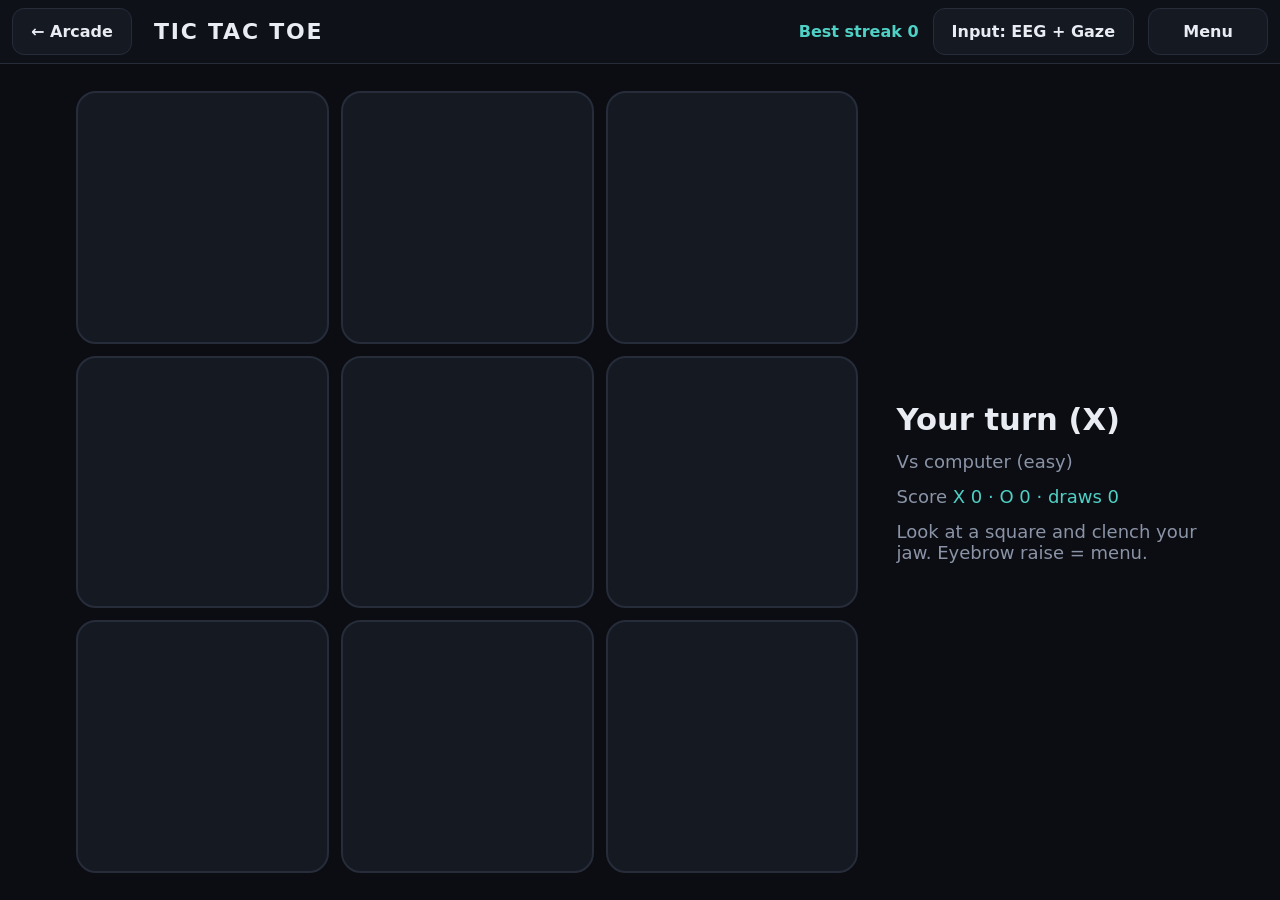
<file: games/tictactoe/index.html>
<!doctype html>
<html lang="en">
<head>
  <meta charset="utf-8">
  <meta name="viewport" content="width=device-width, initial-scale=1">
  <title>Tic Tac Toe - Hands-free Arcade</title>
  <link rel="stylesheet" href="../shared/hf.css">
  <style>
    .grid {
      width: min(calc(100vh - var(--topbar) - 6vh), 62vw); aspect-ratio: 1;
      display: grid; grid-template: repeat(3, 1fr) / repeat(3, 1fr); gap: 12px;
    }
    .cell {
      border-radius: 20px; background: var(--panel); border: 2px solid var(--line);
      display: flex; align-items: center; justify-content: center;
      font-size: min(17vh, 13vw); font-weight: 900; line-height: 1;
    }
    .cell:empty:hover { border-color: var(--accent); background: #1b2131; }
    .cell.x { color: #4fd1c5; }
    .cell.o { color: #f6ad55; }
    .cell.win { background: #1e3a33; border-color: var(--ok); }
    .cell.last { border-color: #5a6378; }
  </style>
</head>
<body>
<div class="hf-page">
  <div class="board-wrap">
    <div class="grid" id="grid"></div>
    <div class="side-panel">
      <div class="big" id="turn"></div>
      <div id="vs"></div>
      <div>Score <span class="hl" id="score"></span></div>
      <div id="help"></div>
    </div>
  </div>
</div>

<script src="../shared/hf.js"></script>
<script>
(() => {
  const LINES = [[0,1,2],[3,4,5],[6,7,8],[0,3,6],[1,4,7],[2,5,8],[0,4,8],[2,4,6]];
  const state = { cells: Array(9).fill(""), turn: "X", over: false, vsAI: true, hard: false, last: -1 };
  const score = { X: 0, O: 0, draw: 0 };
  const grid = document.getElementById("grid");
  const cells = [];
  for (let i = 0; i < 9; i++) {
    const c = document.createElement("div");
    c.className = "cell";
    c.dataset.dwell = "game";
    c.dataset.i = i;
    grid.appendChild(c);
    cells.push(c);
  }

  const bar = HF.topbar({ title: "TIC TAC TOE", onMenu: openMenu });

  function winner(b) {
    for (const l of LINES) if (b[l[0]] && b[l[0]] === b[l[1]] && b[l[1]] === b[l[2]]) return { p: b[l[0]], line: l };
    return b.every(Boolean) ? { p: "draw", line: [] } : null;
  }

  // Perfect play (minimax); in easy mode the computer plays a random square 60% of the time.
  function aiMove(b) {
    const free = b.map((v, i) => (v ? -1 : i)).filter((i) => i >= 0);
    if (!state.hard && Math.random() < 0.6) return free[Math.floor(Math.random() * free.length)];
    let bestScore = -Infinity, bestMove = free[0];
    for (const i of free) {
      b[i] = "O";
      const s = minimax(b, false, 0);
      b[i] = "";
      if (s > bestScore) { bestScore = s; bestMove = i; }
    }
    return bestMove;
  }
  function minimax(b, aiTurn, depth) {
    const w = winner(b);
    if (w) return w.p === "O" ? 10 - depth : w.p === "X" ? depth - 10 : 0;
    let bestS = aiTurn ? -Infinity : Infinity;
    for (let i = 0; i < 9; i++) {
      if (b[i]) continue;
      b[i] = aiTurn ? "O" : "X";
      const s = minimax(b, !aiTurn, depth + 1);
      b[i] = "";
      bestS = aiTurn ? Math.max(bestS, s) : Math.min(bestS, s);
    }
    return bestS;
  }

  function render() {
    cells.forEach((c, i) => {
      c.textContent = state.cells[i];
      c.className = "cell" + (state.cells[i] ? " " + state.cells[i].toLowerCase() : "") + (i === state.last ? " last" : "");
    });
    document.getElementById("turn").textContent = state.over ? "Game over"
      : state.vsAI ? (state.turn === "X" ? "Your turn (X)" : "Computer thinking...") : `${state.turn} to play`;
    document.getElementById("vs").textContent = state.vsAI ? `Vs computer (${state.hard ? "unbeatable" : "easy"})` : "2 players";
    document.getElementById("score").textContent = `X ${score.X} · O ${score.O} · draws ${score.draw}`;
    document.getElementById("help").textContent = HF.eyesOnly()
      ? "Look at an empty square and hold until the ring fills."
      : "Look at a square and clench your jaw. Eyebrow raise = menu.";
    bar.status(state.vsAI ? `Best streak ${HF.best("ttt")}` : "");
  }

  let streak = 0;
  function play(i) {
    if (state.over || state.cells[i]) return;
    if (state.vsAI && state.turn !== "X") return;
    place(i);
    if (!state.over && state.vsAI) {
      setTimeout(() => { if (!state.over && state.turn === "O") place(aiMove(state.cells.slice())); }, 450);
    }
  }

  function place(i) {
    state.cells[i] = state.turn;
    state.last = i;
    HF.tone(state.turn === "X" ? 600 : 420, 90, "triangle");
    const w = winner(state.cells);
    if (w) return finish(w);
    state.turn = state.turn === "X" ? "O" : "X";
    render();
  }

  function finish(w) {
    state.over = true;
    render();
    w.line.forEach((i) => cells[i].classList.add("win"));
    let title;
    if (w.p === "draw") { score.draw++; title = "Draw"; }
    else {
      score[w.p]++;
      title = state.vsAI ? (w.p === "X" ? "You win!" : "Computer wins") : `${w.p} wins!`;
    }
    if (state.vsAI) {
      if (w.p === "O") streak = 0; else if (w.p === "X") streak++;
      HF.recordBest("ttt", streak);
    }
    (w.p === "O" && state.vsAI) || w.p === "draw" ? HF.sfx.bad() : HF.sfx.win();
    render();
    setTimeout(() => HF.openMenu({
      title, sub: `X ${score.X} · O ${score.O} · draws ${score.draw}`,
      items: [{ label: "Play again", fn: newGame }, { label: "Main arcade", fn: HF.goArcade }],
      onClose: newGame,
    }), 900);
  }

  function newGame() {
    state.cells = Array(9).fill("");
    state.turn = "X";
    state.over = false;
    state.last = -1;
    render();
  }

  function openMenu() {
    HF.openMenu({
      title: "Menu", sub: "Eyebrow raise or Esc to close",
      items: [
        { label: "Resume", fn: () => {} },
        { label: "New game", fn: newGame },
        { label: state.vsAI ? "Switch to 2 players" : "Switch to vs computer", fn: () => { state.vsAI = !state.vsAI; newGame(); } },
        { label: state.hard ? "Computer: easy" : "Computer: unbeatable", fn: () => { state.hard = !state.hard; state.vsAI = true; newGame(); } },
        { label: "Main arcade", fn: HF.goArcade },
      ],
    });
  }

  HF.activate = (el) => play(+el.dataset.i);
  HF.canDwell = (el) => !state.over && !state.cells[+el.dataset.i] && (!state.vsAI || state.turn === "X");
  HF.on((name) => {
    if (name === "eyebrow_raise" || name === "escape") openMenu();
    if (name === "inputchange") render();
  });

  render();
})();
</script>
</body>
</html>
</file>
<file: games/shared/hf.css>
:root {
  --bg: #0b0d12;
  --panel: #151922;
  --line: #262c3a;
  --text: #e9ecf2;
  --muted: #8b94a7;
  --accent: #4fd1c5;
  --ok: #5dff9a;
  --bad: #ff6b6b;
  --topbar: 64px;
}

* { box-sizing: border-box; }

html.embedded .hf-topbar [data-hf="arcade"],
html.embedded #btn-arcade { display: none; }

html, body {
  margin: 0; height: 100%; overflow: hidden;
  background: var(--bg); color: var(--text);
  font-family: system-ui, -apple-system, "Segoe UI", Roboto, sans-serif;
  user-select: none;
}

button { font: inherit; color: inherit; background: none; border: 0; cursor: pointer; }

/* ---------- look-and-hold ring (any [data-dwell] element) ---------- */
[data-dwell] { position: relative; --p: 0; }
[data-dwell].dwelling::after {
  content: ""; position: absolute; left: 50%; top: 50%; transform: translate(-50%, -50%);
  height: min(70%, 220px); aspect-ratio: 1; border-radius: 50%; pointer-events: none; z-index: 5;
  background: conic-gradient(rgba(255,255,255,.95) calc(var(--p) * 360deg), rgba(255,255,255,.15) 0);
  -webkit-mask: radial-gradient(farthest-side, transparent calc(100% - 10px), #000 calc(100% - 9px));
          mask: radial-gradient(farthest-side, transparent calc(100% - 10px), #000 calc(100% - 9px));
}

/* ---------- top bar ---------- */
.hf-topbar {
  position: fixed; top: 0; left: 0; right: 0; height: var(--topbar); z-index: 10;
  display: flex; align-items: center; gap: 14px; padding: 8px 12px;
  background: #0e1118; border-bottom: 1px solid var(--line);
}
.hf-topbar h1 { margin: 0 8px; font-size: 22px; letter-spacing: .08em; white-space: nowrap; }
.hf-topbar .hint { flex: 1; color: var(--muted); font-size: 14px; overflow: hidden; white-space: nowrap; text-overflow: ellipsis; }
.hf-topbar .status { color: var(--accent); font-weight: 700; white-space: nowrap; }
.hf-btn {
  height: 100%; min-width: 120px; padding: 0 18px; border-radius: 12px; white-space: nowrap;
  background: var(--panel); border: 1px solid var(--line); font-size: 16px; font-weight: 600;
  overflow: hidden;
}
.hf-btn:hover { border-color: var(--accent); }
.hf-btn.on { border-color: var(--accent); color: var(--accent); }

.hf-page { position: fixed; inset: var(--topbar) 0 0 0; }

/* ---------- quick menu / result overlay ---------- */
.hf-overlay {
  position: fixed; inset: 0; z-index: 40; display: none; flex-direction: column; gap: 2vh;
  padding: 4vh 4vw; background: rgba(5, 6, 10, .93);
}
.hf-overlay.open { display: flex; }
.hf-overlay h2 { margin: 0; font-size: clamp(24px, 4.5vh, 48px); }
.hf-overlay h2 small { display: block; margin-top: .4em; color: var(--muted); font-weight: 400; font-size: .45em; }
.hf-tiles { flex: 1; display: grid; grid-template-columns: 1fr 1fr; grid-auto-rows: 1fr; gap: 2.5vw; min-height: 0; }
.hf-tile {
  position: relative; overflow: hidden; border-radius: 22px;
  background: var(--panel); border: 2px solid var(--line);
  font-size: clamp(22px, 4.5vh, 50px); font-weight: 800;
}
.hf-tile:hover { border-color: var(--accent); background: #1b2131; }

/* ---------- detected-input log ---------- */
#hf-log {
  position: fixed; left: 14px; bottom: 14px; z-index: 50; pointer-events: none;
  display: flex; flex-direction: column-reverse; gap: 6px;
}
#hf-log div {
  padding: 6px 12px; border-radius: 8px; font-size: 14px;
  background: rgba(15, 18, 26, .92); border: 1px solid var(--line); transition: opacity .6s;
}
#hf-log div.fade { opacity: 0; }
#hf-log div.ignored { color: var(--muted); }

/* ---------- shared board look (chess, checkers, tic tac toe) ---------- */
.board-wrap { position: absolute; inset: 0; display: flex; align-items: center; justify-content: center; gap: 3vw; padding: 2vh; }
.side-panel { width: min(320px, 24vw); display: flex; flex-direction: column; gap: 14px; font-size: 18px; color: var(--muted); }
.side-panel .big { font-size: clamp(22px, 3.4vh, 34px); font-weight: 800; color: var(--text); }
.side-panel .hl { color: var(--accent); }
</file>
<file: games/simon/style.css>
:root {
  --bg: #0b0d12;
  --panel: #151922;
  --line: #262c3a;
  --text: #e9ecf2;
  --muted: #8b94a7;
  --accent: #4fd1c5;
  --ok: #5dff9a;
  --bad: #ff6b6b;
}

* { box-sizing: border-box; }

html, body {
  margin: 0;
  height: 100%;
  overflow: hidden;
  background: var(--bg);
  color: var(--text);
  font-family: system-ui, -apple-system, "Segoe UI", Roboto, sans-serif;
  user-select: none;
}

button { font: inherit; color: inherit; background: none; border: 0; cursor: pointer; }

.screen { display: none; position: fixed; inset: 0; }
.screen.active { display: flex; }

/* ---------- look-and-hold progress ---------- */
[data-dwell] { position: relative; --p: 0; }
.dwell-bar {
  position: absolute; left: 0; bottom: 0; height: 10px;
  width: calc(var(--p) * 100%);
  background: var(--accent);
  pointer-events: none;
}

.small {
  padding: 10px 18px; border-radius: 10px;
  background: var(--panel); border: 1px solid var(--line); font-size: 15px;
}
.small:hover { border-color: var(--accent); }
.small.primary { background: var(--accent); color: #041311; border-color: var(--accent); font-weight: 700; }

/* ---------- menu ---------- */
#screen-menu { flex-direction: column; align-items: center; gap: 3vh; padding: 4vh 3vw 3vh; }
.menu-head { text-align: center; }
.menu-head h1 {
  margin: 0; font-size: clamp(48px, 10vh, 120px); letter-spacing: .3em; padding-left: .3em;
  background: linear-gradient(90deg, #3ef07f, #ff5b5b, #ffe14d, #4fa8ff);
  -webkit-background-clip: text; background-clip: text; color: transparent;
}
.menu-head .sub { margin: .5vh 0 0; color: var(--muted); font-size: clamp(14px, 2vh, 20px); }

.mode-cards { flex: 1; width: 100%; display: grid; grid-template-columns: repeat(3, 1fr); gap: 2.5vw; min-height: 0; }
.card {
  position: relative; overflow: hidden; text-align: left;
  display: flex; flex-direction: column; gap: 1.6vh;
  padding: 4vh 2vw; border-radius: 24px;
  background: var(--panel); border: 2px solid var(--line);
  transition: border-color .15s, transform .15s;
}
.card:hover { border-color: var(--accent); transform: translateY(-3px); }
.card .tag { color: var(--accent); font-weight: 700; letter-spacing: .15em; font-size: clamp(12px, 1.6vh, 16px); }
.card h2 { margin: 0; font-size: clamp(24px, 4.2vh, 46px); }
.card p { margin: 0; color: #c8cede; font-size: clamp(14px, 2.1vh, 22px); line-height: 1.4; }
.card ul { list-style: none; padding: 0; margin: auto 0 0; display: grid; gap: 1vh;
  color: var(--muted); font-size: clamp(13px, 1.8vh, 18px); }
.card b { color: var(--text); }

.menu-foot { width: 100%; display: flex; justify-content: space-between; align-items: center; color: var(--muted); }
.small.arcade { position: relative; overflow: hidden; padding: 16px 36px; font-size: 18px; font-weight: 700; }
html.embedded #btn-arcade { display: none; }

/* ---------- board ---------- */
#screen-board { flex-direction: column; }
.topbar {
  height: 56px; flex: none; display: flex; align-items: center; justify-content: space-between;
  gap: 20px; padding: 0 16px; color: var(--muted); font-size: 15px;
}
#board-mode { color: var(--accent); font-weight: 700; letter-spacing: .1em; }
.topbar-right { display: flex; align-items: center; gap: 16px; }

.board {
  position: relative; flex: 1; min-height: 0;
  display: grid; grid-template: 1fr 1fr / 1fr 1fr; gap: 14px; padding: 0 14px 14px;
}
.pad {
  position: relative; display: flex; align-items: center; justify-content: center;
  border-radius: 32px; background: var(--c);
  filter: brightness(.45) saturate(.75);
  transition: filter .1s, box-shadow .1s;
}
.pad[data-color="green"]  { --c: #22c55e; border-top-left-radius: 38% 46%; }
.pad[data-color="red"]    { --c: #ef4444; border-top-right-radius: 38% 46%; }
.pad[data-color="yellow"] { --c: #facc15; border-bottom-left-radius: 38% 46%; }
.pad[data-color="blue"]   { --c: #3b82f6; border-bottom-right-radius: 38% 46%; }
.pad:hover, .pad.aim { filter: brightness(.62) saturate(.85); }
.pad.lit { filter: brightness(1.25) saturate(1.15); box-shadow: 0 0 70px 12px var(--c); z-index: 1; }
.pad.wrong { animation: shake .35s; }

.ring {
  position: absolute; pointer-events: none; opacity: 0; transition: opacity .15s;
  width: min(24vh, 22vw); aspect-ratio: 1; border-radius: 50%;
  background: conic-gradient(rgba(255,255,255,.95) calc(var(--p) * 360deg), rgba(255,255,255,.12) 0);
  -webkit-mask: radial-gradient(farthest-side, transparent calc(100% - 18px), #000 calc(100% - 17px));
          mask: radial-gradient(farthest-side, transparent calc(100% - 18px), #000 calc(100% - 17px));
}
.dwelling > .ring { opacity: 1; }

.hub {
  position: absolute; left: 50%; top: 50%; transform: translate(-50%, -50%); z-index: 2;
  width: min(36vh, 30vw); aspect-ratio: 1; border-radius: 50%;
  display: flex; flex-direction: column; align-items: center; justify-content: center; gap: .6vh;
  text-align: center; padding: 3vh;
  background: radial-gradient(circle at 50% 35%, #1b2030, #0b0d12 70%);
  border: 14px solid var(--bg); box-shadow: inset 0 0 0 2px var(--line);
}
.hub .ring { width: 100%; }
.hub.clickable { cursor: pointer; }
.hub.clickable:hover { box-shadow: inset 0 0 0 3px var(--accent); }
#hub-title { font-size: clamp(20px, 4.2vh, 44px); font-weight: 800; letter-spacing: .08em; }
#hub-score { font-size: clamp(30px, 7vh, 76px); font-weight: 800; color: var(--accent); line-height: 1; }
#hub-msg { font-size: clamp(12px, 1.8vh, 18px); color: var(--muted); max-width: 90%; line-height: 1.35; }

/* ---------- Simon Says ---------- */
#screen-says { flex-direction: column; align-items: center; gap: 2vh; padding: 3vh 3vw; }
.says-stats { width: 100%; display: flex; justify-content: space-between; font-size: clamp(16px, 2.6vh, 28px); color: var(--muted); }
.says-stats b { color: var(--text); margin-left: .4em; }
#says-lives { color: var(--bad) !important; letter-spacing: .15em; }
.says-stage { flex: 1; width: 100%; display: flex; flex-direction: column; align-items: center; justify-content: center; text-align: center; }
#says-prefix { min-height: 1.2em; font-size: clamp(28px, 6.5vh, 72px); color: var(--accent); font-weight: 700; }
#says-action { font-size: clamp(40px, 11vh, 140px); font-weight: 900; line-height: 1.05; }
#says-input { margin-top: 1.5vh; min-height: 1.3em; color: var(--muted); font-size: clamp(14px, 2.4vh, 26px); }
.timer { width: 70%; height: 14px; margin-top: 4vh; border-radius: 7px; overflow: hidden; background: #1c2130; visibility: hidden; }
.timer.on { visibility: visible; }
#says-timer-fill { height: 100%; width: 100%; background: var(--accent); }
#says-feedback { margin-top: 3vh; min-height: 1.3em; font-size: clamp(22px, 4.5vh, 48px); font-weight: 700; }
.ok { color: var(--ok); }
.bad { color: var(--bad); }

.legend { display: flex; flex-wrap: wrap; justify-content: center; gap: 10px; }
.chip { padding: 8px 14px; border-radius: 999px; background: var(--panel); border: 1px solid var(--line); font-size: 15px; color: var(--muted); transition: background .1s, color .1s; }
.chip b { color: var(--text); }
.chip.hit { background: var(--accent); color: #041311; }
.chip.hit b { color: #041311; }

/* ---------- tiles (quick actions, Simon Says start/over) ---------- */
.tiles { flex: 1; display: grid; grid-template: 1fr 1fr / 1fr 1fr; gap: 2.5vw; width: 100%; min-height: 0; }
.tiles.two { flex: none; height: 34vh; grid-template: 1fr / 1fr 1fr; display: none; }
.tiles.two.show { display: grid; }
.tile {
  position: relative; overflow: hidden; border-radius: 24px;
  background: var(--panel); border: 2px solid var(--line);
  font-size: clamp(24px, 5vh, 56px); font-weight: 800;
}
.tile:hover { border-color: var(--accent); background: #1b2131; }
.tile[hidden] { display: none; }

/* ---------- overlays ---------- */
.overlay {
  position: fixed; inset: 0; z-index: 20; display: none; flex-direction: column; gap: 2vh;
  padding: 4vh 4vw; background: rgba(5, 6, 10, .92);
}
.overlay.open { display: flex; }
.overlay-title { margin: 0; font-size: clamp(22px, 4vh, 40px); }
.overlay-title small { color: var(--muted); font-weight: 400; font-size: .5em; margin-left: 1em; }

#overlay-settings { align-items: center; justify-content: center; }
.settings-panel {
  width: min(640px, 92vw); max-height: 92vh; overflow: auto;
  display: grid; gap: 14px; padding: 28px 32px; border-radius: 20px;
  background: var(--panel); border: 1px solid var(--line); user-select: text;
}
.settings-panel h2 { margin: 0 0 4px; }
.settings-panel label { display: grid; gap: 6px; font-size: 15px; }
.settings-panel label.check { display: flex; align-items: center; gap: 10px; }
.settings-panel output { color: var(--accent); margin-left: 6px; }
.settings-panel select { padding: 6px; background: var(--bg); color: var(--text); border: 1px solid var(--line); border-radius: 8px; }
.settings-panel input[type=range] { width: 100%; accent-color: var(--accent); }
.settings-panel .note { margin: 4px 0 0; color: var(--muted); font-size: 13px; line-height: 1.5; }
.settings-buttons { display: flex; justify-content: space-between; margin-top: 6px; }

/* ---------- detected-input log ---------- */
#input-log {
  position: fixed; left: 16px; bottom: 16px; z-index: 30; pointer-events: none;
  display: flex; flex-direction: column-reverse; gap: 6px;
}
#input-log div {
  padding: 6px 12px; border-radius: 8px; font-size: 14px;
  background: rgba(15, 18, 26, .9); border: 1px solid var(--line); color: var(--text);
  transition: opacity .6s;
}
#input-log div.fade { opacity: 0; }
#input-log div.ignored { color: var(--muted); }

@keyframes shake {
  0%, 100% { transform: translateX(0); }
  25% { transform: translateX(-14px); }
  75% { transform: translateX(14px); }
}
</file>
